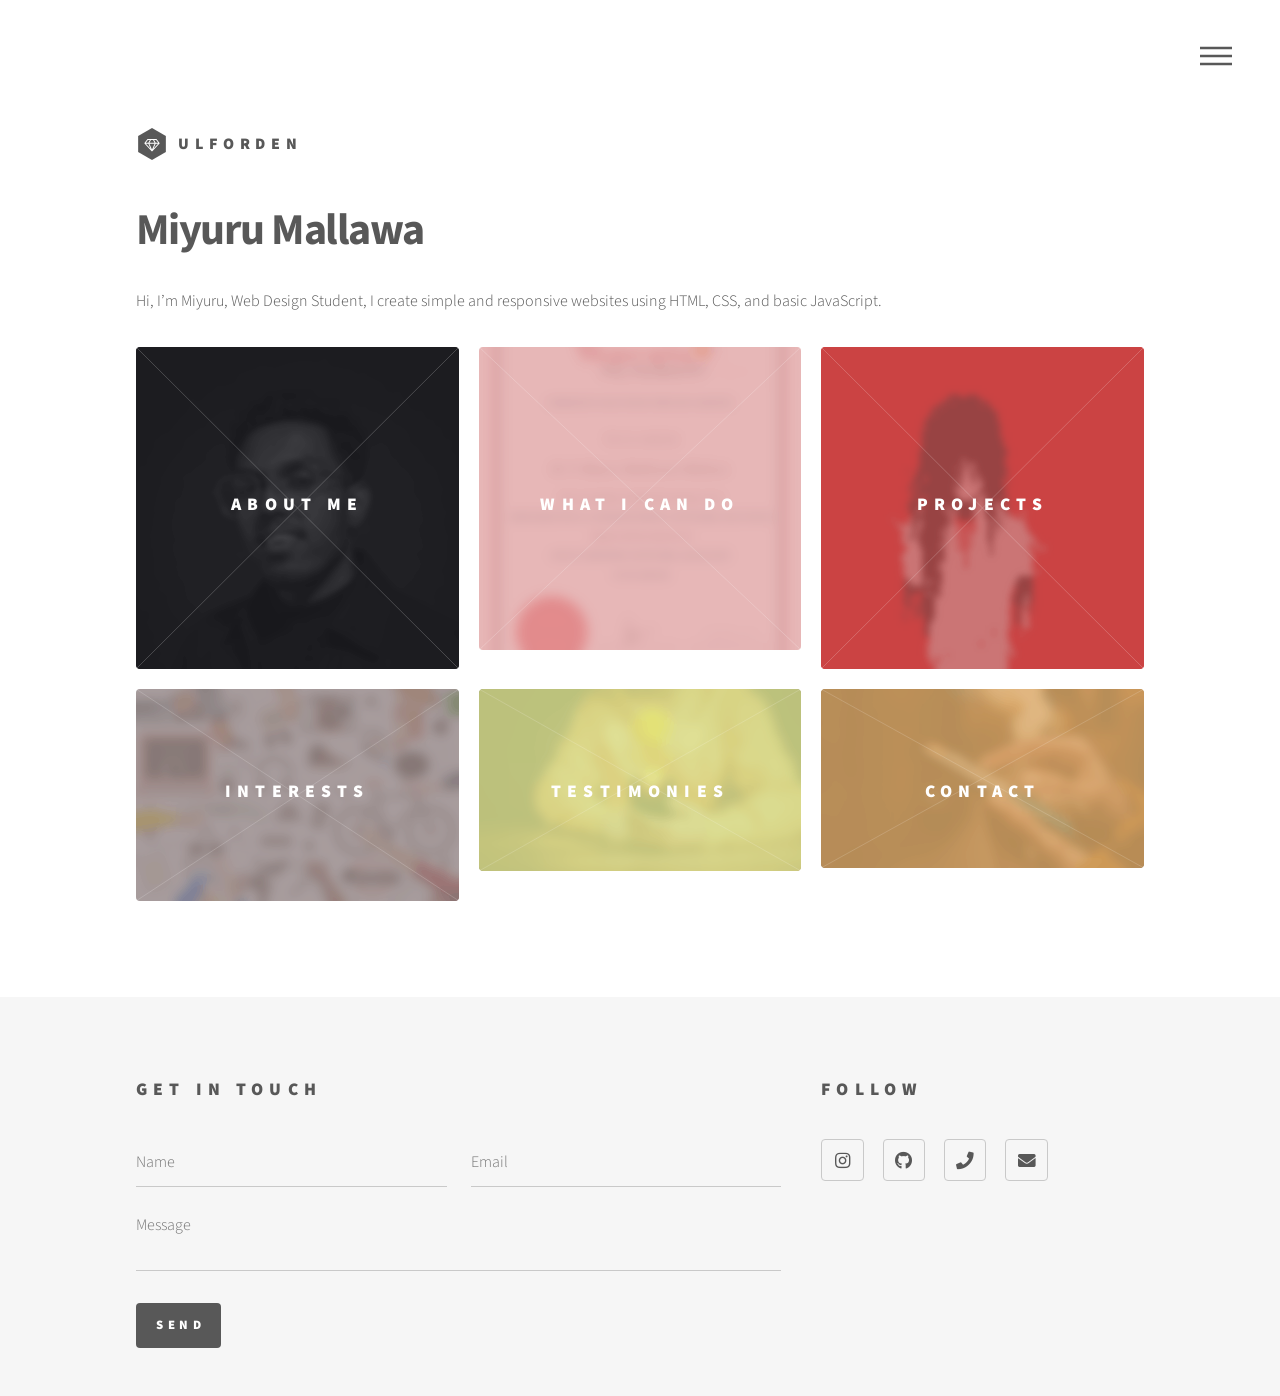
<file: index.html>
<!DOCTYPE HTML>
<!--
-->
<html>
	<head>
		<title>UlfOrden</title>
		<meta charset="utf-8" />
		<meta name="viewport" content="width=device-width, initial-scale=1, user-scalable=no" />
		<link rel="stylesheet" href="assets/css/main.css" />
		<noscript><link rel="stylesheet" href="assets/css/noscript.css" /></noscript>
	</head>
	<body class="is-preload">
		<!-- Wrapper -->
			<div id="wrapper">

				<!-- Header -->
					<header id="header">
						<div class="inner">

							<!-- Logo -->
								<a href="index.html" class="logo">
									<span class="symbol"><img src="images/logo.svg" alt="" /></span><span class="title">UlfOrden</span>
								</a>

							<!-- Nav -->
								<nav>
									<ul>
										<li><a href="#menu">Menu</a></li>
									</ul>
								</nav>

						</div>
					</header>

				<!-- Menu -->
					<nav id="menu">
						<h2>Menu</h2>
						<ul>
							<li><a href="index.html">Home</a></li>
							<li><a href="aboutme.html">About me</a></li>
							<li><a href="skills.html">What I can do</a></li>
							<li><a href="projects.html">Projects</a></li>
							<li><a href="interests.html">Interests</a></li>
							<li><a href="testimonies.html">Testimonies</a></li>
							<li><a href="#footer">Contact</a></li>
						</ul>
					</nav>

				<!-- Main -->
					<div id="main">
						<div class="inner">
							<header>
								<h1>Miyuru Mallawa</h1>
								<p>Hi, I’m Miyuru, Web Design Student, I create simple and responsive websites using HTML, CSS, and basic JavaScript.</p>
							</header>
							<section class="tiles">
								<article class="style1">
									<span class="image">
										<img src="images/pic01.png" alt="Picture of me" />
									</span>
									<a href="aboutme.html">
										<h2>About Me</h2>
										<div class="content">
											<p>How I got here and somethings about me.</p>
										</div>
									</a>
								</article>
								<article class="style2">
									<span class="image">
										<img src="images/ccnathumb.png" alt="ccna" />
									</span>
									<a href="skills.html">
										<h2>What I Can Do</h2>
										<div class="content">
											<p>Subtle brags yet ever so humble.</p>
										</div>
									</a>
								</article>
								<article class="style3">
									<span class="image">
										<img src="images/artthumb.jpg" alt="art" />
									</span>
									<a href="projects.html">
										<h2>Projects</h2>
										<div class="content">
											<p>Some of my recent work and accomplishments.</p>
										</div>
									</a>
								</article>
								<article class="style4">
									<span class="image">
										<img src="images/interests.png" alt="interests" />
									</span>
									<a href="interests.html">
										<h2>Interests</h2>
										<div class="content">
											<p>What I'm passionate about.</p>
										</div>
									</a>
								</article>
								<article class="style5">
									<span class="image">
										<img src="images/testimoniesthumb.png" alt="testimonies" />
									</span>
									<a href="testimonies.html">
										<h2>Testimonies</h2>
										<div class="content">
											<p>What real people really said.Please trust me.I wouldnt lie.</p>
										</div>
									</a>
								</article>
								<article class="style6">
									<span class="image">
										<img src="images/contact.png" alt="contact" />
									</span>
									<a href="#footer">
										<h2>Contact</h2>
										<div class="content">
											<p>Get in touch with me.</p>
										</div>
									</a>
								</article>
							</section>
						</div>
					</div>

				<!-- Footer -->
					<footer id="footer">
						<div class="inner">
							<section>
								<h2>Get in touch</h2>
								<form method="post" action="#">
									<div class="fields">
										<div class="field half">
											<input type="text" name="name" id="name" placeholder="Name" />
										</div>
										<div class="field half">
											<input type="email" name="email" id="email" placeholder="Email" />
										</div>
										<div class="field">
											<textarea name="message" id="message" placeholder="Message"></textarea>
										</div>
									</div>
									<ul class="actions">
										<li><input type="submit" value="Send" class="primary" /></li>
									</ul>
								</form>
							</section>
							<section>
								<h2>Follow</h2>
								<ul class="icons">
									<li><a href="https://www.instagram.com/miyurumallawa?igsh=bHg3OTY0bHJhOHNv" class="icon brands style2 fa-instagram"><span class="label">Instagram</span></a></li>
									<li><a href="https://github.com/UlfOrden" class="icon brands style2 fa-github"><span class="label">GitHub</span></a></li>
									<li><a href="https://wa.me/94712312381" class="icon solid style2 fa-phone"><span class="label">Phone</span></a></li>
									<li><a href="mailto:miyurumallawa2@gmail.com" class="icon solid style2 fa-envelope"><span class="label">Email</span></a></li>
								</ul>
							</section>
							
						</div>
					</footer>
			</div>

		<!-- Scripts -->
			<script src="assets/js/jquery.min.js"></script>
			<script src="assets/js/browser.min.js"></script>
			<script src="assets/js/breakpoints.min.js"></script>
			<script src="assets/js/util.js"></script>
			<script src="assets/js/main.js"></script>

	</body>
</html>
</file>
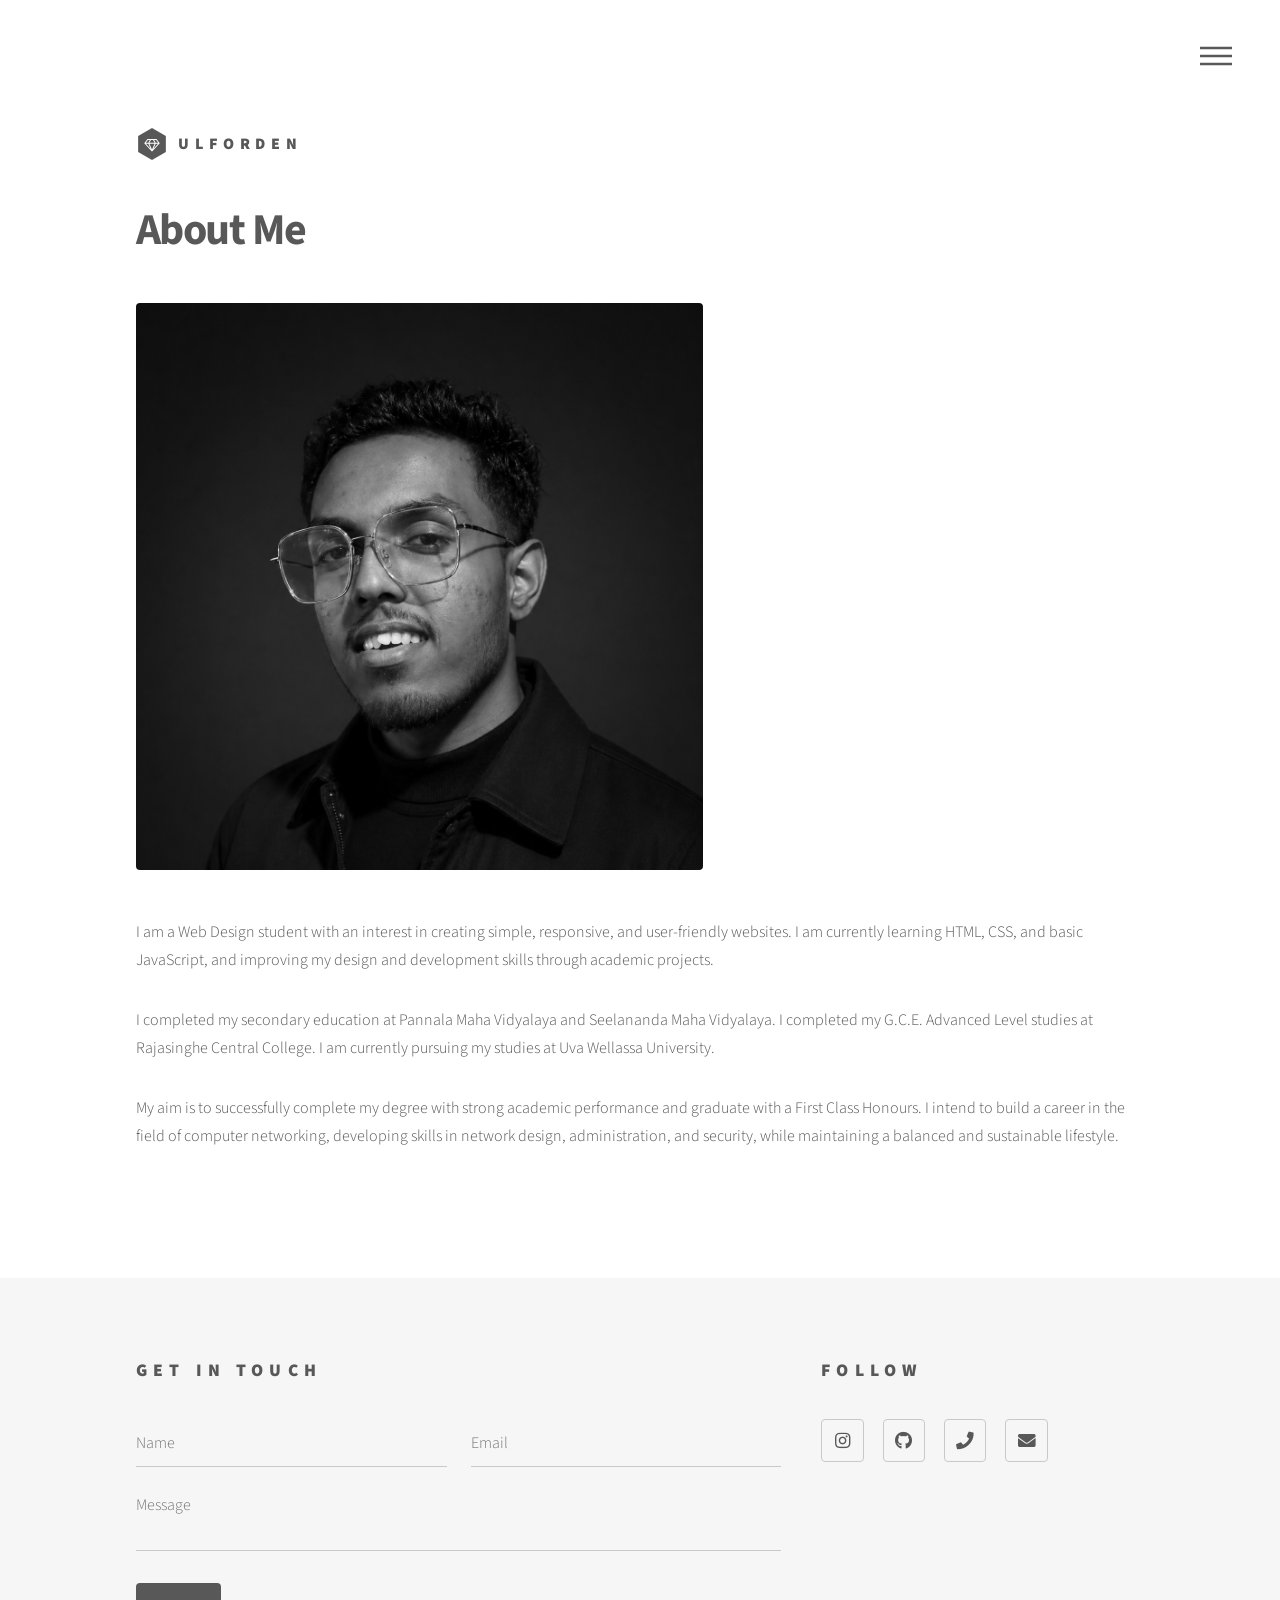
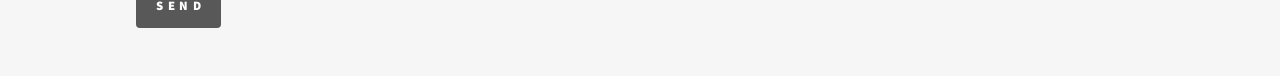
<file: aboutme.html>
<!DOCTYPE HTML>
<html>
	<head>
		<title>About Me</title>
		<meta charset="utf-8" />
		<meta name="viewport" content="width=device-width, initial-scale=1, user-scalable=no" />
		<link rel="stylesheet" href="assets/css/main.css" />
		<noscript><link rel="stylesheet" href="assets/css/noscript.css" /></noscript>
	</head>
	<body class="is-preload">
		<!-- Wrapper -->
			<div id="wrapper">

				<!-- Header -->
					<header id="header">
						<div class="inner">

							<!-- Logo -->
								<a href="index.html" class="logo">
									<span class="symbol"><img src="images/logo.svg" alt="" /></span><span class="title">UlfOrden</span>
								</a>

							<!-- Nav -->
								<nav>
									<ul>
										<li><a href="#menu">Menu</a></li>
									</ul>
								</nav>

						</div>
					</header>

				<!-- Menu -->
					<nav id="menu">
						<h2>Menu</h2>
						<ul>
							<li><a href="index.html">Home</a></li>
							<li><a href="aboutme.html">About me</a></li>
							<li><a href="skills.html">What I can do</a></li>
							<li><a href="projects.html">Projects</a></li>
							<li><a href="interests.html">Interests</a></li>
							<li><a href="testimonies.html">Testimonies</a></li>
							<li><a href="#footer">Contact</a></li>
						</ul>
					</nav>

				<!-- Main -->
					<div id="main">
						<div class="inner">
							<h1>About Me</h1>
							<span class="image main"><img src="images/pic13.png" alt="Picture of me" /></span>
							<p>I am a Web Design student with an interest in creating simple, responsive, and user-friendly websites. I am currently learning HTML, CSS, and basic JavaScript, and improving my design and development skills through academic projects.</p>
							<p>I completed my secondary education at Pannala Maha Vidyalaya and Seelananda Maha Vidyalaya. I completed my G.C.E. Advanced Level studies at Rajasinghe Central College. I am currently pursuing my studies at Uva Wellassa University.</p>
							<p>My aim is to successfully complete my degree with strong academic performance and graduate with a First Class Honours. I intend to build a career in the field of computer networking, developing skills in network design, administration, and security, while maintaining a balanced and sustainable lifestyle.</p>
						</div>
					</div>

				<!-- Footer -->
					<footer id="footer">
						<div class="inner">
							<section>
								<h2>Get in touch</h2>
								<form method="post" action="#">
									<div class="fields">
										<div class="field half">
											<input type="text" name="name" id="name" placeholder="Name" />
										</div>
										<div class="field half">
											<input type="email" name="email" id="email" placeholder="Email" />
										</div>
										<div class="field">
											<textarea name="message" id="message" placeholder="Message"></textarea>
										</div>
									</div>
									<ul class="actions">
										<li><input type="submit" value="Send" class="primary" /></li>
									</ul>
								</form>
							</section>
							<section>
								<h2>Follow</h2>
								<ul class="icons">
									<li><a href="https://www.instagram.com/miyurumallawa?igsh=bHg3OTY0bHJhOHNv" class="icon brands style2 fa-instagram"><span class="label">Instagram</span></a></li>
									<li><a href="https://github.com/UlfOrden" class="icon brands style2 fa-github"><span class="label">GitHub</span></a></li>
									<li><a href="https://wa.me/94712312381" class="icon solid style2 fa-phone"><span class="label">Phone</span></a></li>
									<li><a href="mailto:miyurumallawa2@gmail.com" class="icon solid style2 fa-envelope"><span class="label">Email</span></a></li>
								</ul>
							</section>
							
						</div>
					</footer>

			</div>

		<!-- Scripts -->
			<script src="assets/js/jquery.min.js"></script>
			<script src="assets/js/browser.min.js"></script>
			<script src="assets/js/breakpoints.min.js"></script>
			<script src="assets/js/util.js"></script>
			<script src="assets/js/main.js"></script>

	</body>
</html>
</file>
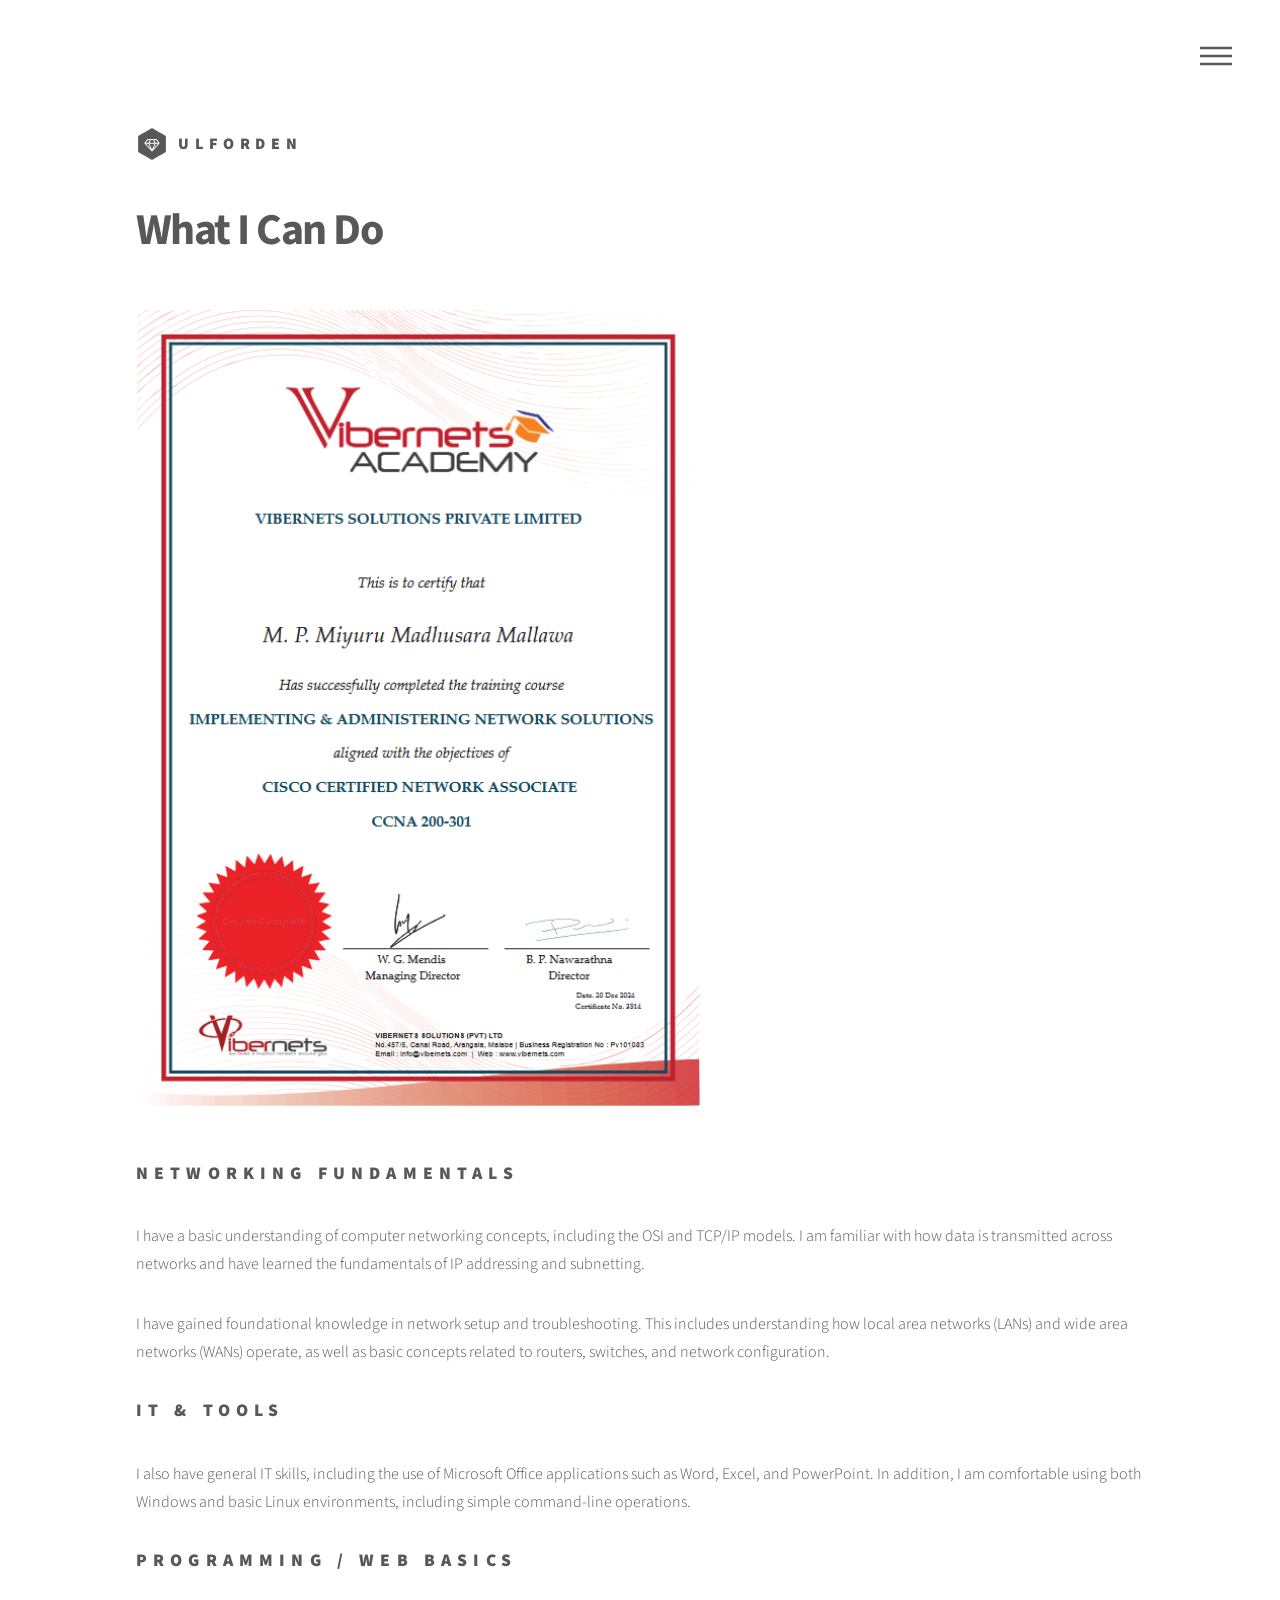
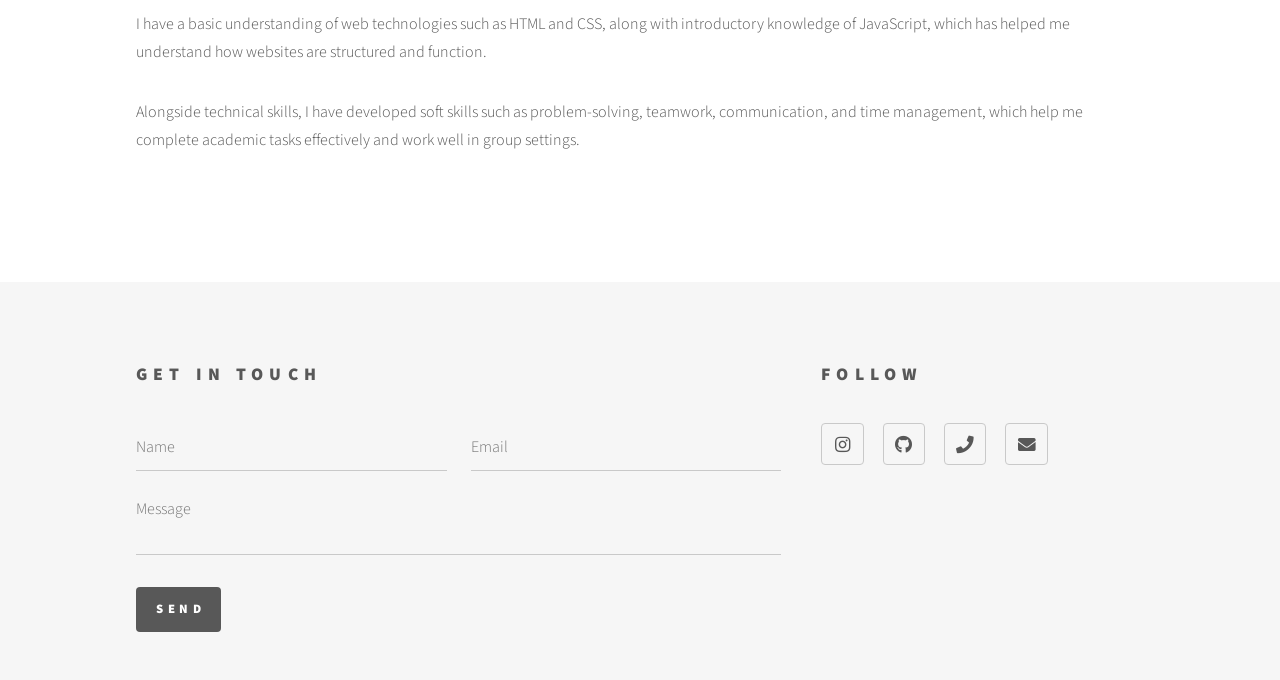
<file: generic.html>
<!DOCTYPE HTML>
<html>
	<head>
		<title>About Me</title>
		<meta charset="utf-8" />
		<meta name="viewport" content="width=device-width, initial-scale=1, user-scalable=no" />
		<link rel="stylesheet" href="assets/css/main.css" />
		<noscript><link rel="stylesheet" href="assets/css/noscript.css" /></noscript>
	</head>
	<body class="is-preload">
		<!-- Wrapper -->
			<div id="wrapper">

				<!-- Header -->
					<header id="header">
						<div class="inner">

							<!-- Logo -->
								<a href="index.html" class="logo">
									<span class="symbol"><img src="images/logo.svg" alt="" /></span><span class="title">UlfOrden</span>
								</a>

							<!-- Nav -->
								<nav>
									<ul>
										<li><a href="#menu">Menu</a></li>
									</ul>
								</nav>

						</div>
					</header>

				<!-- Menu -->
					<nav id="menu">
						<h2>Menu</h2>
						<ul>
							<li><a href="index.html">Home</a></li>
							<li><a href="aboutme.html">About me</a></li>
							<li><a href="skills.html">What I can do</a></li>
							<li><a href="projects.html">Projects</a></li>
							<li><a href="interests.html">Interests</a></li>
							<li><a href="testimonies.html">Testimonies</a></li>
							<li><a href="elements.html">Contact</a></li>
						</ul>
					</nav>

				<!-- Main -->
					<div id="main">
						<div class="inner">
							<h1>What I Can Do</h1>
							<span class="image main"><img src="images/ccna.png" width="50%" height="auto" alt="ccna" /></span>
							<h2>Networking Fundamentals</h2>
							<p>I have a basic understanding of computer networking concepts, including the OSI and TCP/IP models. I am familiar with how data is transmitted across networks and have learned the fundamentals of IP addressing and subnetting.</p>
							<p>I have gained foundational knowledge in network setup and troubleshooting. This includes understanding how local area networks (LANs) and wide area networks (WANs) operate, as well as basic concepts related to routers, switches, and network configuration.</p>
							<h2>IT & Tools</h2>
							<p>I also have general IT skills, including the use of Microsoft Office applications such as Word, Excel, and PowerPoint. In addition, I am comfortable using both Windows and basic Linux environments, including simple command-line operations.</p>
							<h2>Programming / Web Basics</h2>
							<p>I have a basic understanding of web technologies such as HTML and CSS, along with introductory knowledge of JavaScript, which has helped me understand how websites are structured and function.</p>
							<p>Alongside technical skills, I have developed soft skills such as problem-solving, teamwork, communication, and time management, which help me complete academic tasks effectively and work well in group settings.</p>
						</div>
					</div>

				<!-- Footer -->
					<footer id="footer">
						<div class="inner">
							<section>
								<h2>Get in touch</h2>
								<form method="post" action="#">
									<div class="fields">
										<div class="field half">
											<input type="text" name="name" id="name" placeholder="Name" />
										</div>
										<div class="field half">
											<input type="email" name="email" id="email" placeholder="Email" />
										</div>
										<div class="field">
											<textarea name="message" id="message" placeholder="Message"></textarea>
										</div>
									</div>
									<ul class="actions">
										<li><input type="submit" value="Send" class="primary" /></li>
									</ul>
								</form>
							</section>
							<section>
								<h2>Follow</h2>
								<ul class="icons">
									<li><a href="https://www.instagram.com/miyurumallawa?igsh=bHg3OTY0bHJhOHNv" class="icon brands style2 fa-instagram"><span class="label">Instagram</span></a></li>
									<li><a href="https://github.com/UlfOrden" class="icon brands style2 fa-github"><span class="label">GitHub</span></a></li>
									<li><a href="https://wa.me/94712312381" class="icon solid style2 fa-phone"><span class="label">Phone</span></a></li>
									<li><a href="mailto:miyurumallawa2@gmail.com" class="icon solid style2 fa-envelope"><span class="label">Email</span></a></li>
								</ul>
							</section>
							
						</div>
					</footer>

			</div>

		<!-- Scripts -->
			<script src="assets/js/jquery.min.js"></script>
			<script src="assets/js/browser.min.js"></script>
			<script src="assets/js/breakpoints.min.js"></script>
			<script src="assets/js/util.js"></script>
			<script src="assets/js/main.js"></script>

	</body>
</html>
</file>
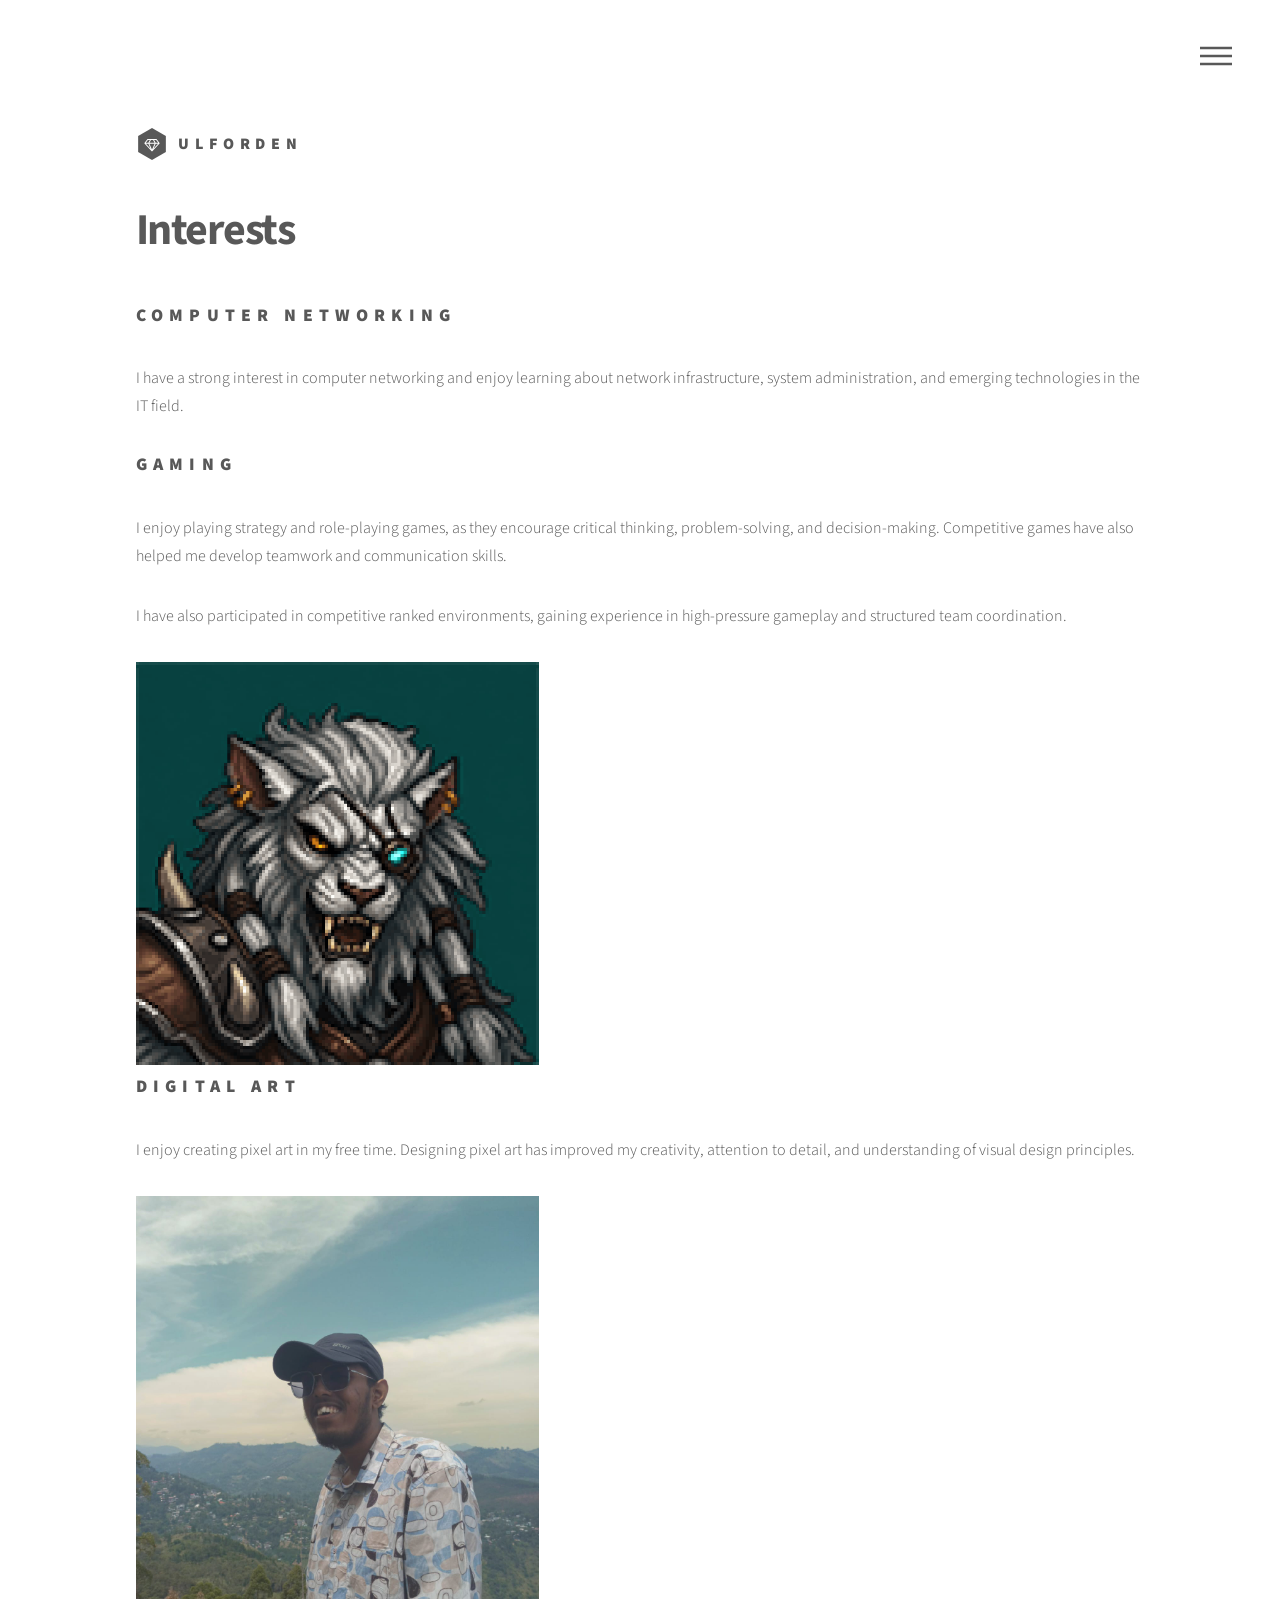
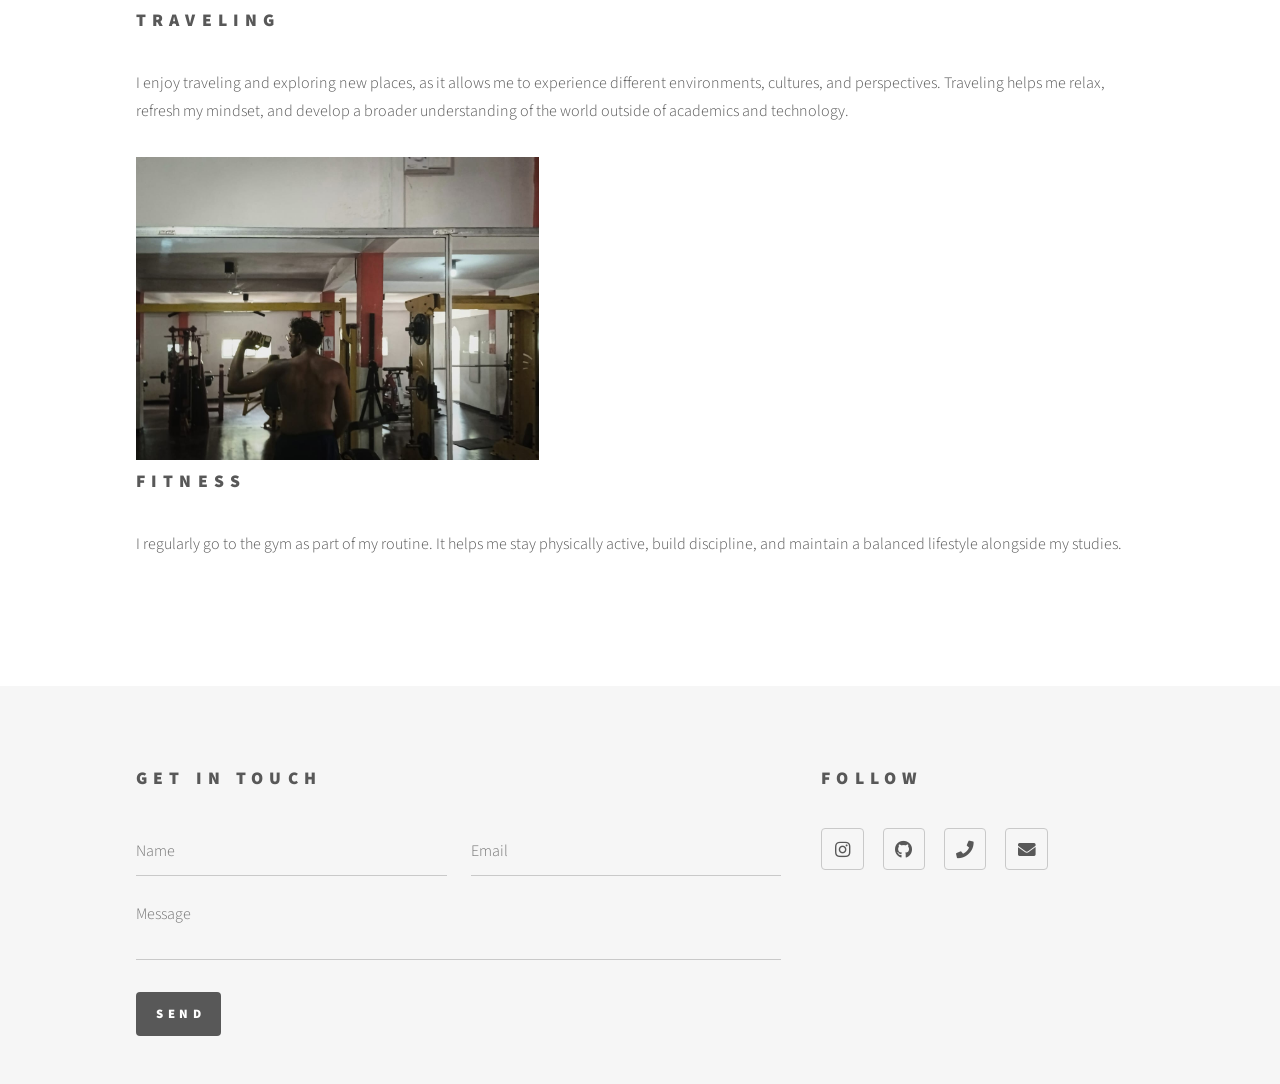
<file: interests.html>
<!DOCTYPE HTML>
<html>
	<head>
		<title>Interests</title>
		<meta charset="utf-8" />
		<meta name="viewport" content="width=device-width, initial-scale=1, user-scalable=no" />
		<link rel="stylesheet" href="assets/css/main.css" />
		<noscript><link rel="stylesheet" href="assets/css/noscript.css" /></noscript>
	</head>
	<body class="is-preload">
		<!-- Wrapper -->
			<div id="wrapper">

				<!-- Header -->
					<header id="header">
						<div class="inner">

							<!-- Logo -->
								<a href="index.html" class="logo">
									<span class="symbol"><img src="images/logo.svg" alt="" /></span><span class="title">UlfOrden</span>
								</a>

							<!-- Nav -->
								<nav>
									<ul>
										<li><a href="#menu">Menu</a></li>
									</ul>
								</nav>

						</div>
					</header>

				<!-- Menu -->
					<nav id="menu">
						<h2>Menu</h2>
						<ul>
							<li><a href="index.html">Home</a></li>
							<li><a href="aboutme.html">About me</a></li>
							<li><a href="skills.html">What I can do</a></li>
							<li><a href="projects.html">Projects</a></li>
							<li><a href="interests.html">Interests</a></li>
							<li><a href="testimonies.html">Testimonies</a></li>
							<li><a href="#footer">Contact</a></li>
						</ul>
					</nav>

				<!-- Main -->
					<div id="main">
						<div class="inner">
							<h1>Interests</h1>
							<h2>Computer Networking</h2>
							<p>I have a strong interest in computer networking and enjoy learning about network infrastructure, system administration, and emerging technologies in the IT field.</p>
							<h2>Gaming</h2>
							<p>I enjoy playing strategy and role-playing games, as they encourage critical thinking, problem-solving, and decision-making. Competitive games have also helped me develop teamwork and communication skills.</p>
							<p>I have also participated in competitive ranked environments, gaining experience in high-pressure gameplay and structured team coordination.</p>
							<img src="images/rengar.png" width="40%" alt="rengar" />
							<h2>Digital Art</h2>
							<p>I enjoy creating pixel art in my free time. Designing pixel art has improved my creativity, attention to detail, and understanding of visual design principles.</p>
							<img src="images/travel.jpg" width="40%" alt="travel" />
							<h2>Traveling</h2>
							<p>I enjoy traveling and exploring new places, as it allows me to experience different environments, cultures, and perspectives. Traveling helps me relax, refresh my mindset, and develop a broader understanding of the world outside of academics and technology.</p>
							<img src="images/fitness.jpg" width="40%" alt="fitness" />
							<h2>Fitness</h2>
							<p>I regularly go to the gym as part of my routine. It helps me stay physically active, build discipline, and maintain a balanced lifestyle alongside my studies.</p>
						</div>
					</div>

				<!-- Footer -->
					<footer id="footer">
						<div class="inner">
							<section>
								<h2>Get in touch</h2>
								<form method="post" action="#">
									<div class="fields">
										<div class="field half">
											<input type="text" name="name" id="name" placeholder="Name" />
										</div>
										<div class="field half">
											<input type="email" name="email" id="email" placeholder="Email" />
										</div>
										<div class="field">
											<textarea name="message" id="message" placeholder="Message"></textarea>
										</div>
									</div>
									<ul class="actions">
										<li><input type="submit" value="Send" class="primary" /></li>
									</ul>
								</form>
							</section>
							<section>
								<h2>Follow</h2>
								<ul class="icons">
									<li><a href="https://www.instagram.com/miyurumallawa?igsh=bHg3OTY0bHJhOHNv" class="icon brands style2 fa-instagram"><span class="label">Instagram</span></a></li>
									<li><a href="https://github.com/UlfOrden" class="icon brands style2 fa-github"><span class="label">GitHub</span></a></li>
									<li><a href="https://wa.me/94712312381" class="icon solid style2 fa-phone"><span class="label">Phone</span></a></li>
									<li><a href="mailto:miyurumallawa2@gmail.com" class="icon solid style2 fa-envelope"><span class="label">Email</span></a></li>
								</ul>
							</section>
							
						</div>
					</footer>

			</div>

		<!-- Scripts -->
			<script src="assets/js/jquery.min.js"></script>
			<script src="assets/js/browser.min.js"></script>
			<script src="assets/js/breakpoints.min.js"></script>
			<script src="assets/js/util.js"></script>
			<script src="assets/js/main.js"></script>

	</body>
</html>
</file>
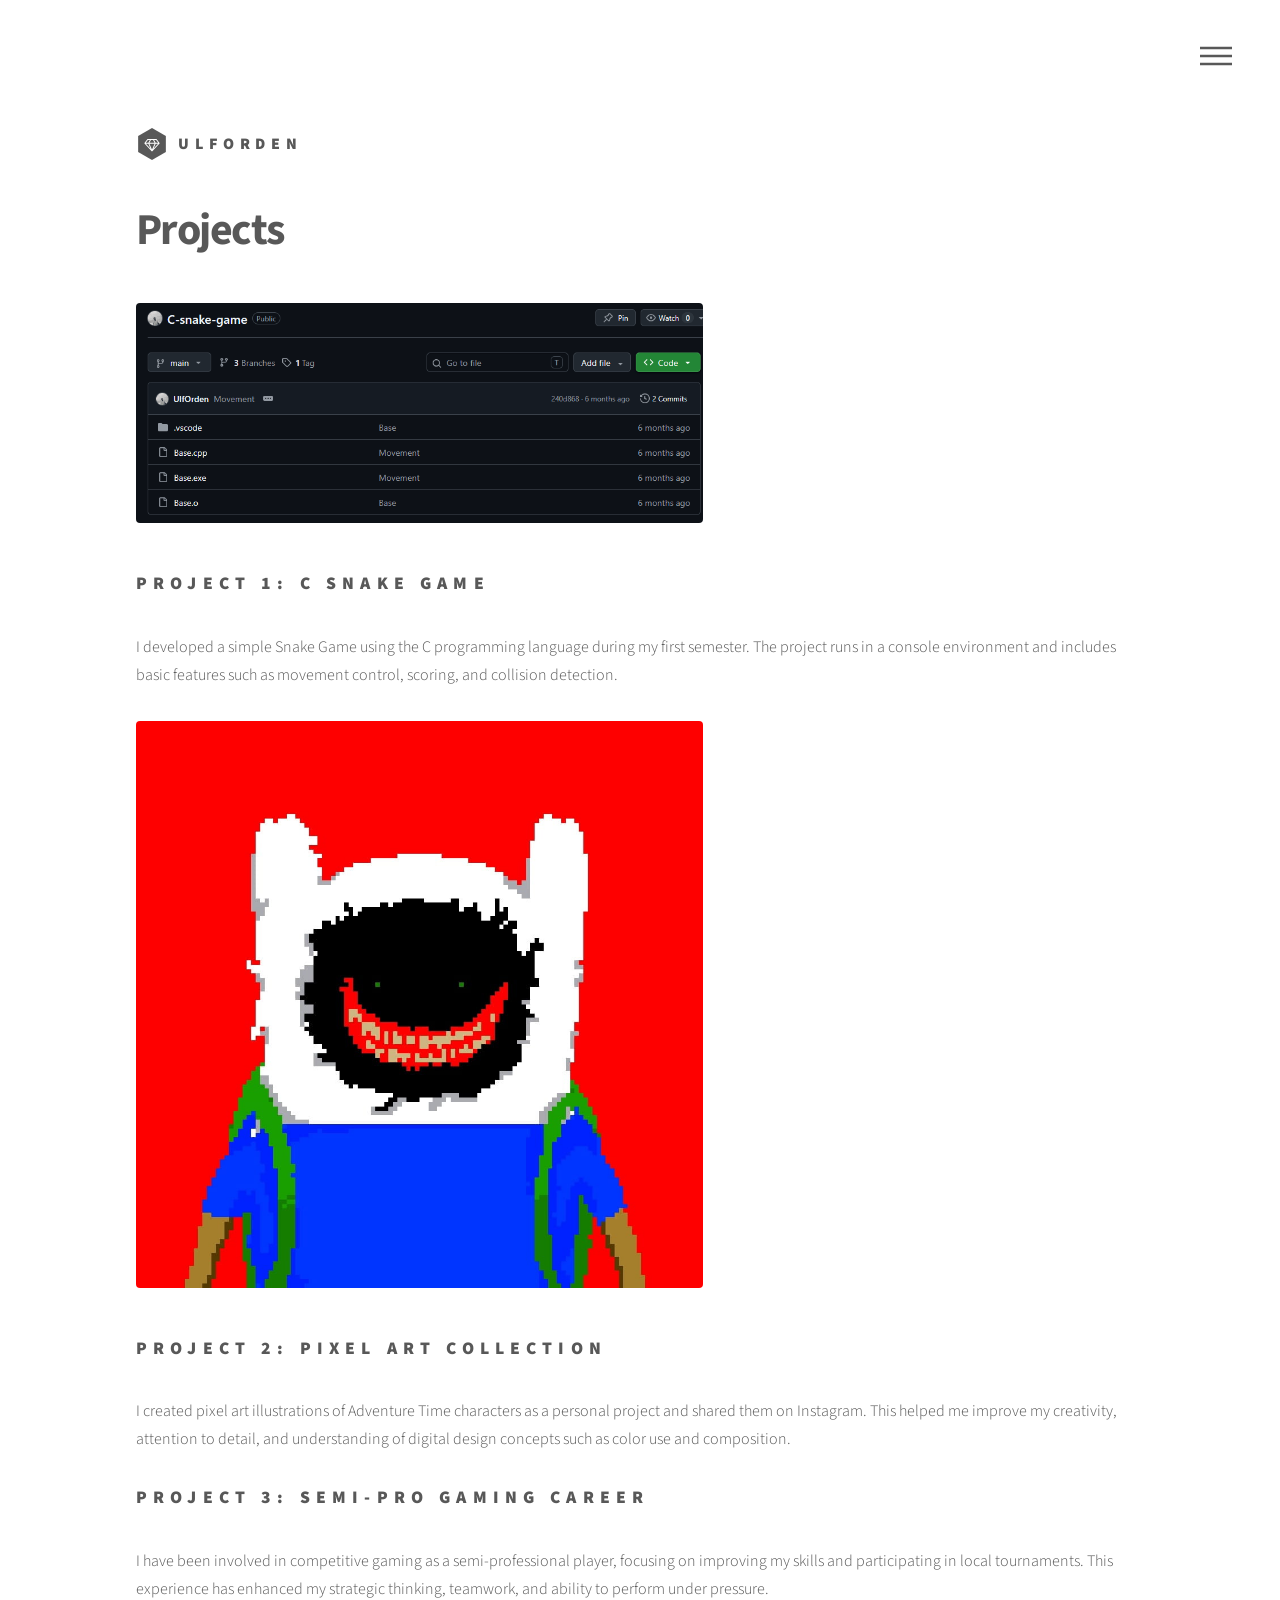
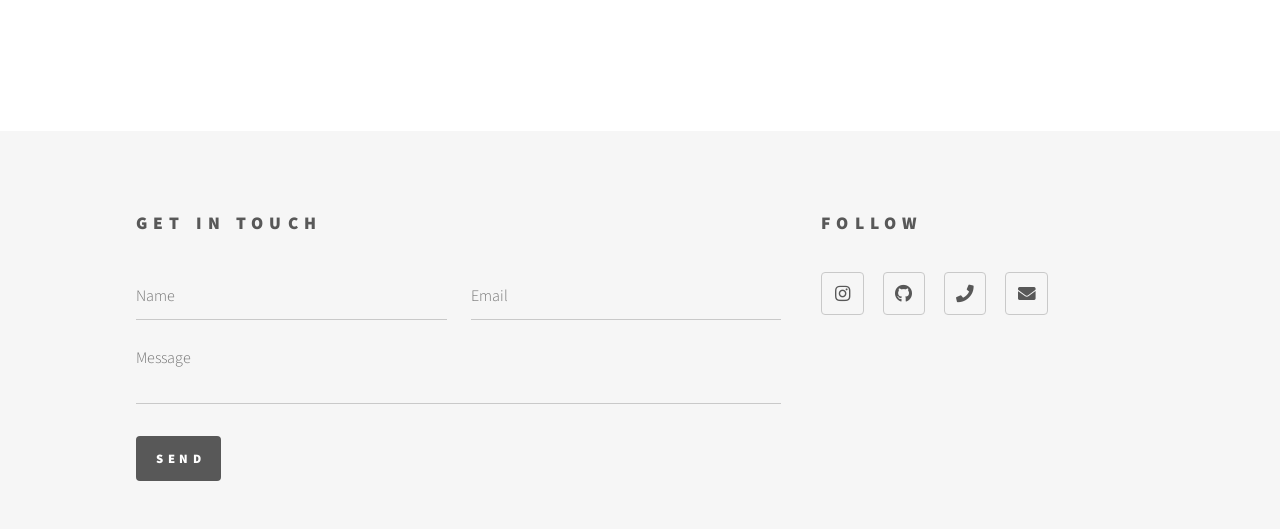
<file: projects.html>
<!DOCTYPE HTML>
<html>
	<head>
		<title>Projects</title>
		<meta charset="utf-8" />
		<meta name="viewport" content="width=device-width, initial-scale=1, user-scalable=no" />
		<link rel="stylesheet" href="assets/css/main.css" />
		<noscript><link rel="stylesheet" href="assets/css/noscript.css" /></noscript>
	</head>
	<body class="is-preload">
		<!-- Wrapper -->
			<div id="wrapper">

				<!-- Header -->
					<header id="header">
						<div class="inner">

							<!-- Logo -->
								<a href="index.html" class="logo">
									<span class="symbol"><img src="images/logo.svg" alt="" /></span><span class="title">UlfOrden</span>
								</a>

							<!-- Nav -->
								<nav>
									<ul>
										<li><a href="#menu">Menu</a></li>
									</ul>
								</nav>

						</div>
					</header>

				<!-- Menu -->
					<nav id="menu">
						<h2>Menu</h2>
						<ul>
							<li><a href="index.html">Home</a></li>
							<li><a href="aboutme.html">About me</a></li>
							<li><a href="skills.html">What I can do</a></li>
							<li><a href="projects.html">Projects</a></li>
							<li><a href="interests.html">Interests</a></li>
							<li><a href="testimonies.html">Testimonies</a></li>
							<li><a href="#footer">Contact</a></li>
						</ul>
					</nav>

				<!-- Main -->
					<div id="main">
						<div class="inner">
							<h1>Projects</h1>
							<span class="image main"><img src="images/snake.png" alt="Project" /></span>
							<h2>Project 1: C Snake Game</h2>
							<p>I developed a simple Snake Game using the C programming language during my first semester. The project runs in a console environment and includes basic features such as movement control, scoring, and collision detection.</p>
							<span class="image main"><img src="images/art.jpg" alt="art" /></span>
							<h2>Project 2: Pixel Art Collection</h2>
							<p>I created pixel art illustrations of Adventure Time characters as a personal project and shared them on Instagram. This helped me improve my creativity, attention to detail, and understanding of digital design concepts such as color use and composition.</p>
							<h2>Project 3: Semi-Pro Gaming Career</h2>
							<p>I have been involved in competitive gaming as a semi-professional player, focusing on improving my skills and participating in local tournaments. This experience has enhanced my strategic thinking, teamwork, and ability to perform under pressure.</p>
						</div>
					</div>
				<!-- Footer -->
					<footer id="footer">
						<div class="inner">
							<section>
								<h2>Get in touch</h2>
								<form method="post" action="#">
									<div class="fields">
										<div class="field half">
											<input type="text" name="name" id="name" placeholder="Name" />
										</div>
										<div class="field half">
											<input type="email" name="email" id="email" placeholder="Email" />
										</div>
										<div class="field">
											<textarea name="message" id="message" placeholder="Message"></textarea>
										</div>
									</div>
									<ul class="actions">
										<li><input type="submit" value="Send" class="primary" /></li>
									</ul>
								</form>
							</section>
							<section>
								<h2>Follow</h2>
								<ul class="icons">
									<li><a href="https://www.instagram.com/miyurumallawa?igsh=bHg3OTY0bHJhOHNv" class="icon brands style2 fa-instagram"><span class="label">Instagram</span></a></li>
									<li><a href="https://github.com/UlfOrden" class="icon brands style2 fa-github"><span class="label">GitHub</span></a></li>
									<li><a href="https://wa.me/94712312381" class="icon solid style2 fa-phone"><span class="label">Phone</span></a></li>
									<li><a href="mailto:miyurumallawa2@gmail.com" class="icon solid style2 fa-envelope"><span class="label">Email</span></a></li>
								</ul>
							</section>
							
						</div>
					</footer>

			</div>

		<!-- Scripts -->
			<script src="assets/js/jquery.min.js"></script>
			<script src="assets/js/browser.min.js"></script>
			<script src="assets/js/breakpoints.min.js"></script>
			<script src="assets/js/util.js"></script>
			<script src="assets/js/main.js"></script>

	</body>
</html>
</file>
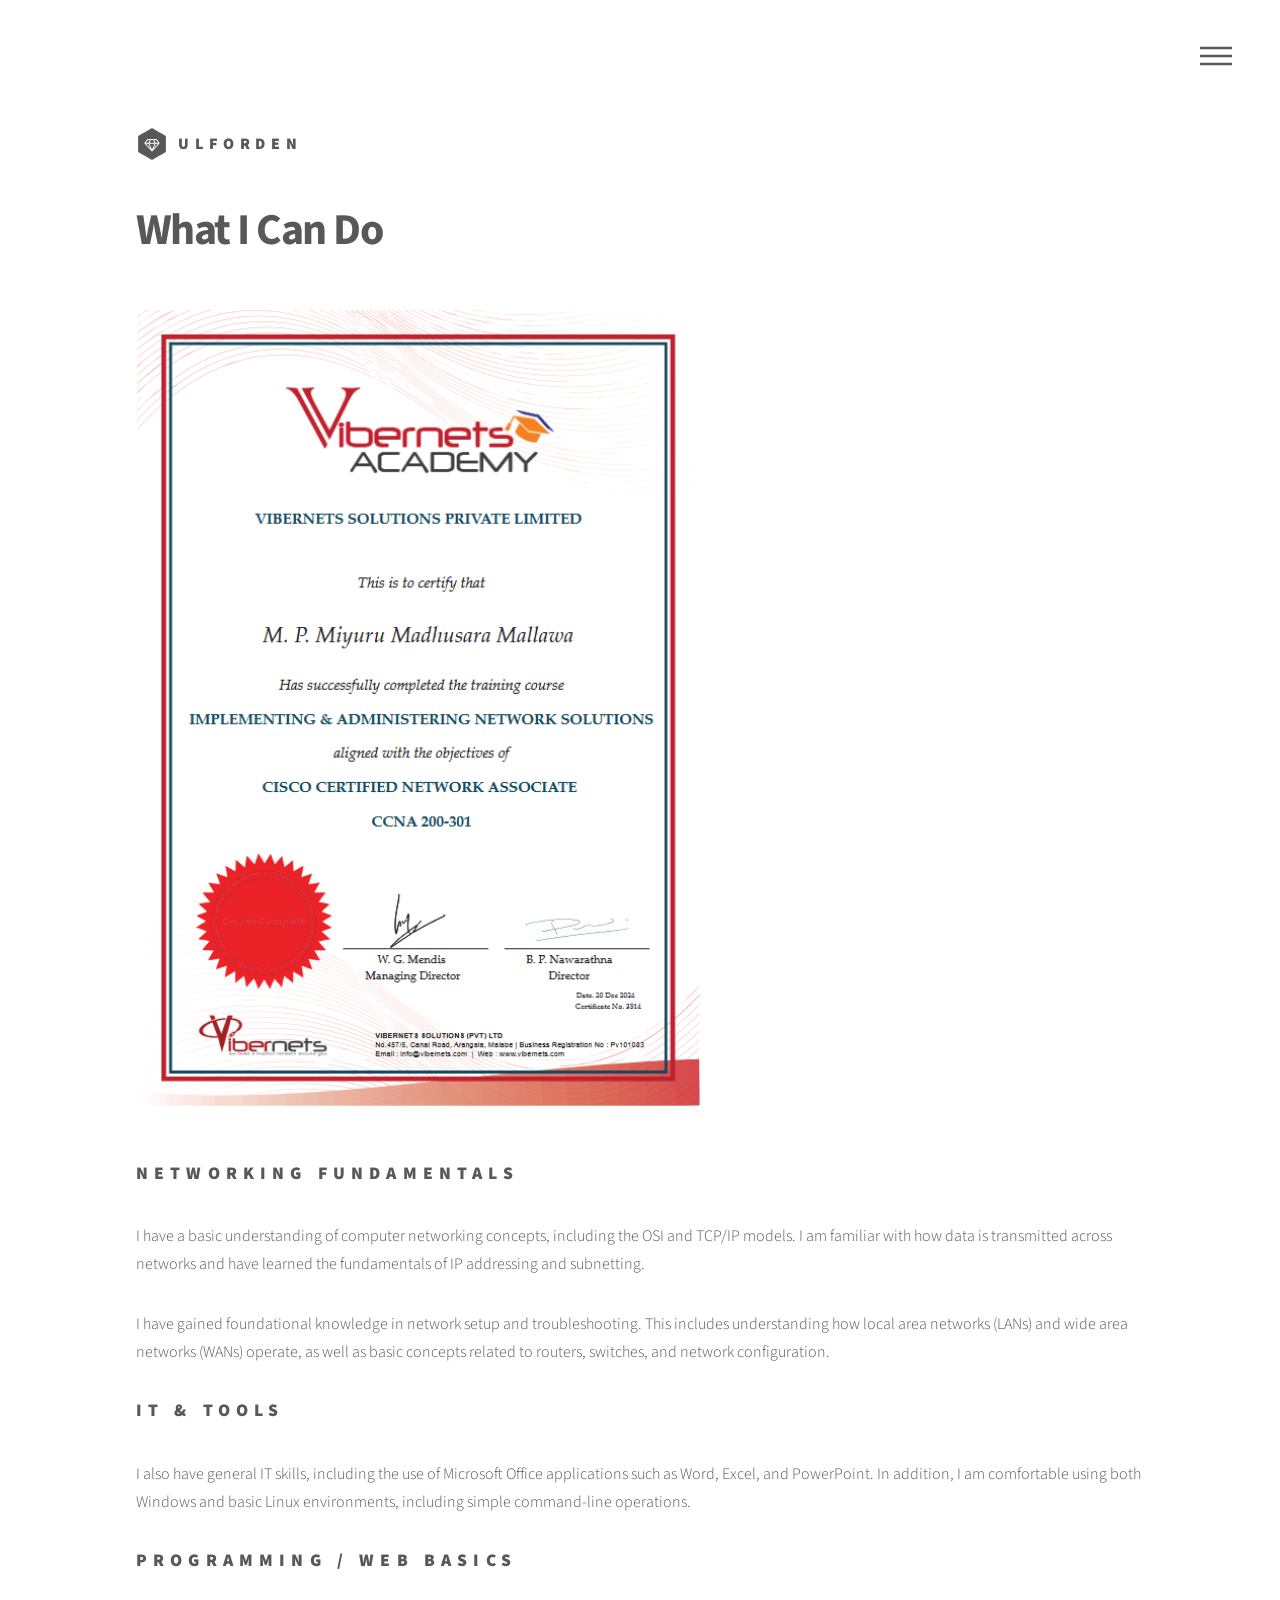
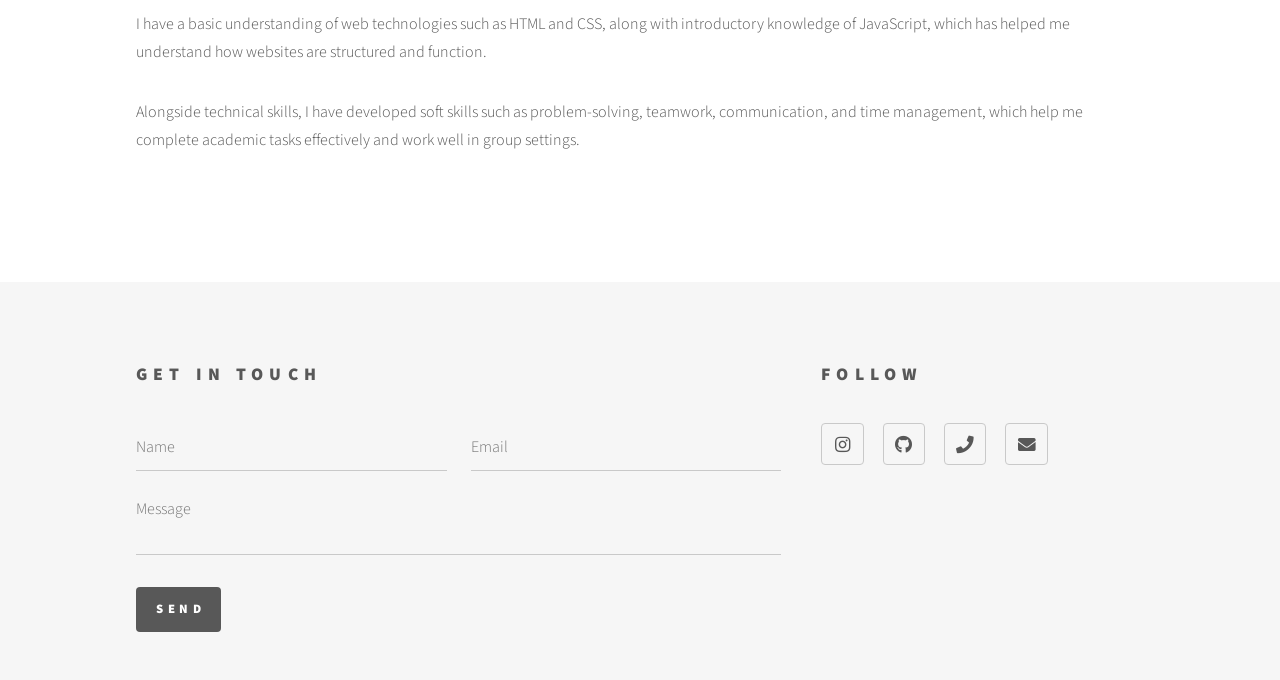
<file: skills.html>
<!DOCTYPE HTML>
<html>
	<head>
		<title>What I Can Do</title>
		<meta charset="utf-8" />
		<meta name="viewport" content="width=device-width, initial-scale=1, user-scalable=no" />
		<link rel="stylesheet" href="assets/css/main.css" />
		<noscript><link rel="stylesheet" href="assets/css/noscript.css" /></noscript>
	</head>
	<body class="is-preload">
		<!-- Wrapper -->
			<div id="wrapper">

				<!-- Header -->
					<header id="header">
						<div class="inner">

							<!-- Logo -->
								<a href="index.html" class="logo">
									<span class="symbol"><img src="images/logo.svg" alt="" /></span><span class="title">UlfOrden</span>
								</a>

							<!-- Nav -->
								<nav>
									<ul>
										<li><a href="#menu">Menu</a></li>
									</ul>
								</nav>

						</div>
					</header>

				<!-- Menu -->
					<nav id="menu">
						<h2>Menu</h2>
						<ul>
							<li><a href="index.html">Home</a></li>
							<li><a href="aboutme.html">About me</a></li>
							<li><a href="skills.html">What I can do</a></li>
							<li><a href="projects.html">Projects</a></li>
							<li><a href="interests.html">Interests</a></li>
							<li><a href="testimonies.html">Testimonies</a></li>
							<li><a href="#footer">Contact</a></li>
						</ul>
					</nav>
				<!-- Main -->
					<div id="main">
						<div class="inner">
							<h1>What I Can Do</h1>
							<span class="image main"><img src="images/ccna.png" alt="ccna" /></span>
							<h2>Networking Fundamentals</h2>
							<p>I have a basic understanding of computer networking concepts, including the OSI and TCP/IP models. I am familiar with how data is transmitted across networks and have learned the fundamentals of IP addressing and subnetting.</p>
							<p>I have gained foundational knowledge in network setup and troubleshooting. This includes understanding how local area networks (LANs) and wide area networks (WANs) operate, as well as basic concepts related to routers, switches, and network configuration.</p>
							<h2>IT & Tools</h2>
							<p>I also have general IT skills, including the use of Microsoft Office applications such as Word, Excel, and PowerPoint. In addition, I am comfortable using both Windows and basic Linux environments, including simple command-line operations.</p>
							<h2>Programming / Web Basics</h2>
							<p>I have a basic understanding of web technologies such as HTML and CSS, along with introductory knowledge of JavaScript, which has helped me understand how websites are structured and function.</p>
							<p>Alongside technical skills, I have developed soft skills such as problem-solving, teamwork, communication, and time management, which help me complete academic tasks effectively and work well in group settings.</p>
						</div>
					</div>

				<!-- Footer -->
					<footer id="footer">
						<div class="inner">
							<section>
								<h2>Get in touch</h2>
								<form method="post" action="#">
									<div class="fields">
										<div class="field half">
											<input type="text" name="name" id="name" placeholder="Name" />
										</div>
										<div class="field half">
											<input type="email" name="email" id="email" placeholder="Email" />
										</div>
										<div class="field">
											<textarea name="message" id="message" placeholder="Message"></textarea>
										</div>
									</div>
									<ul class="actions">
										<li><input type="submit" value="Send" class="primary" /></li>
									</ul>
								</form>
							</section>
							<section>
								<h2>Follow</h2>
								<ul class="icons">
									<li><a href="https://www.instagram.com/miyurumallawa?igsh=bHg3OTY0bHJhOHNv" class="icon brands style2 fa-instagram"><span class="label">Instagram</span></a></li>
									<li><a href="https://github.com/UlfOrden" class="icon brands style2 fa-github"><span class="label">GitHub</span></a></li>
									<li><a href="https://wa.me/94712312381" class="icon solid style2 fa-phone"><span class="label">Phone</span></a></li>
									<li><a href="mailto:miyurumallawa2@gmail.com" class="icon solid style2 fa-envelope"><span class="label">Email</span></a></li>
								</ul>
							</section>
							
						</div>
					</footer>

			</div>

		<!-- Scripts -->
			<script src="assets/js/jquery.min.js"></script>
			<script src="assets/js/browser.min.js"></script>
			<script src="assets/js/breakpoints.min.js"></script>
			<script src="assets/js/util.js"></script>
			<script src="assets/js/main.js"></script>

	</body>
</html>
</file>
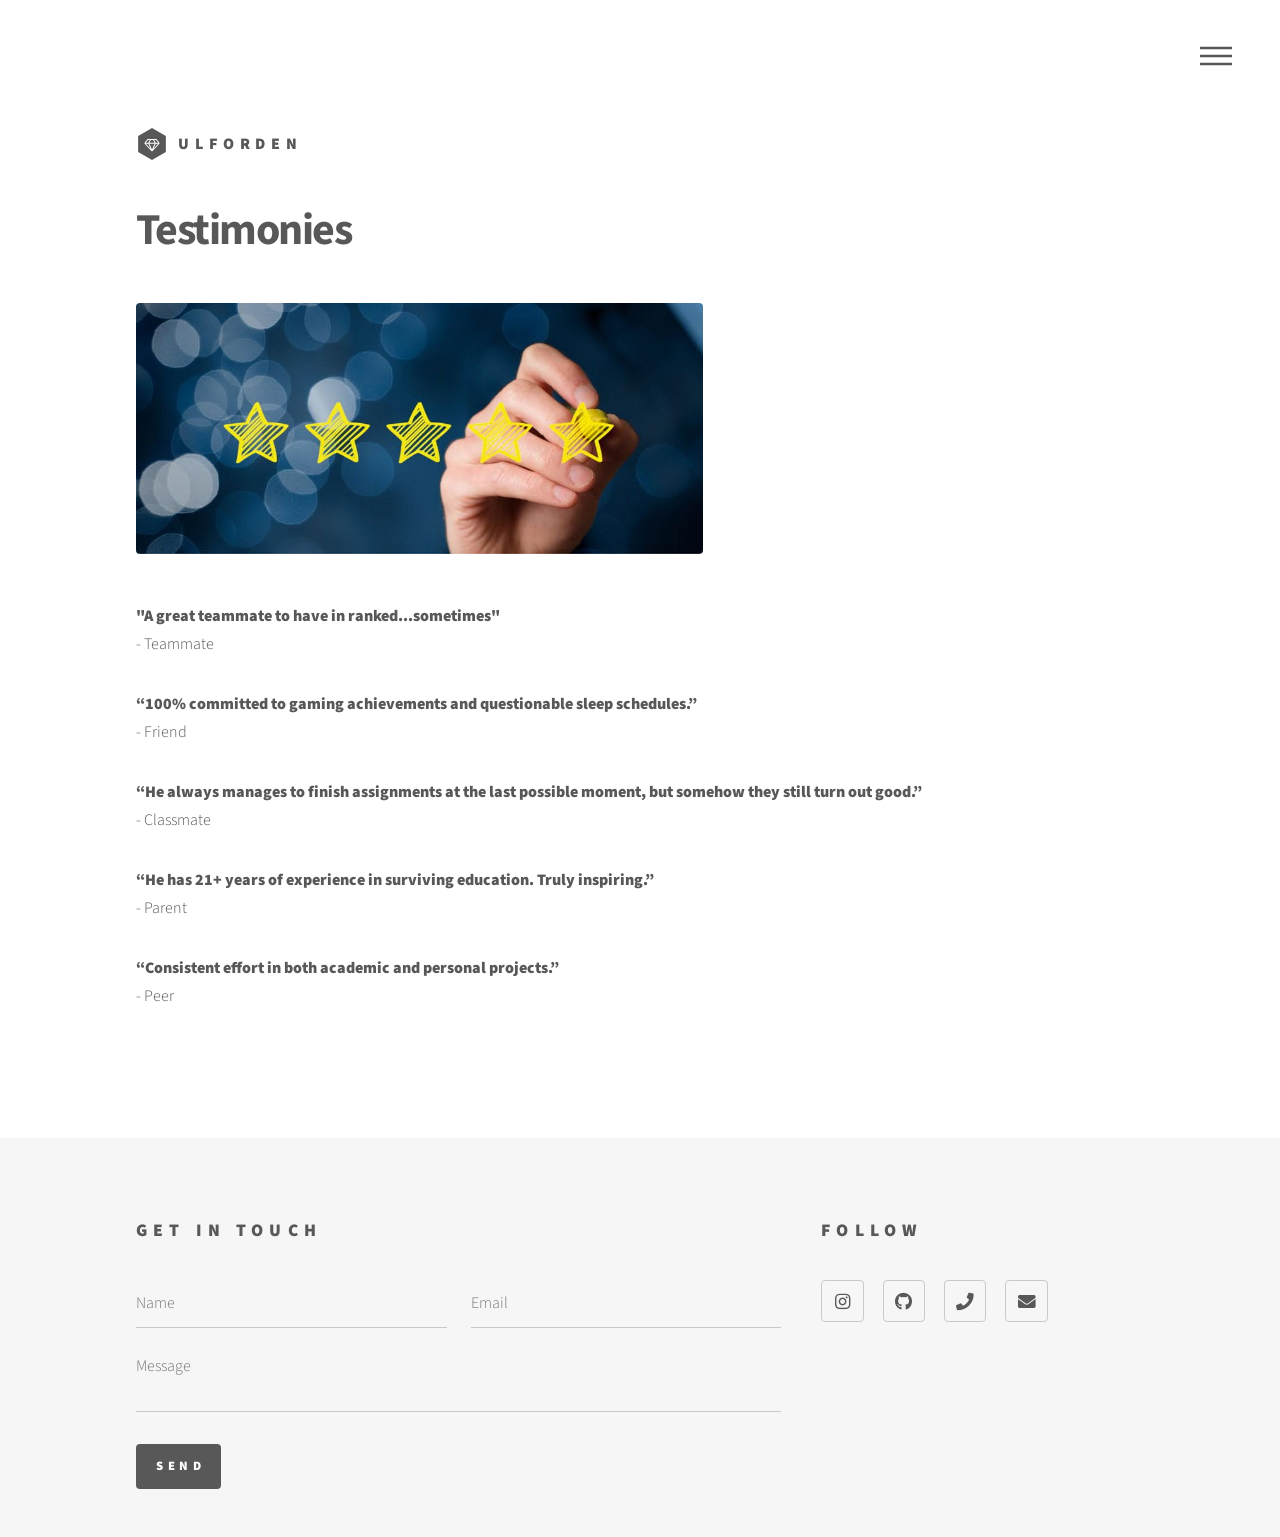
<file: testimonies.html>
<!DOCTYPE HTML>
<html>
	<head>
		<title>Testimonies</title>
		<meta charset="utf-8" />
		<meta name="viewport" content="width=device-width, initial-scale=1, user-scalable=no" />
		<link rel="stylesheet" href="assets/css/main.css" />
		<noscript><link rel="stylesheet" href="assets/css/noscript.css" /></noscript>
	</head>
	<body class="is-preload">
		<!-- Wrapper -->
			<div id="wrapper">

				<!-- Header -->
					<header id="header">
						<div class="inner">

							<!-- Logo -->
								<a href="index.html" class="logo">
									<span class="symbol"><img src="images/logo.svg" alt="" /></span><span class="title">UlfOrden</span>
								</a>

							<!-- Nav -->
								<nav>
									<ul>
										<li><a href="#menu">Menu</a></li>
									</ul>
								</nav>

						</div>
					</header>

				<!-- Menu -->
					<nav id="menu">
						<h2>Menu</h2>
						<ul>
							<li><a href="index.html">Home</a></li>
							<li><a href="aboutme.html">About me</a></li>
							<li><a href="skills.html">What I can do</a></li>
							<li><a href="projects.html">Projects</a></li>
							<li><a href="interests.html">Interests</a></li>
							<li><a href="testimonies.html">Testimonies</a></li>
							<li><a href="#footer">Contact</a></li>
						</ul>
					</nav>

				<!-- Main -->
					<div id="main">
						<div class="inner">
							<h1>Testimonies</h1>
							<span class="image main"><img src="images/testimonies.jpg" alt="testimonies" /></span>
							<p><b>"A great teammate to have in ranked...sometimes"</b><br />-	Teammate</p>
							<p><b>“100% committed to gaming achievements and questionable sleep schedules.”</b><br />-	Friend</p>
							<p><b>“He always manages to finish assignments at the last possible moment, but somehow they still turn out good.”</b><br />-	Classmate</p>
							<p><b>“He has 21+ years of experience in surviving education. Truly inspiring.”</b><br />-	Parent</p>
							<p><b>“Consistent effort in both academic and personal projects.”</b><br />-	Peer</p>
						</div>
					</div>
				<!-- Footer -->
					<footer id="footer">
						<div class="inner">
							<section>
								<h2>Get in touch</h2>
								<form method="post" action="#">
									<div class="fields">
										<div class="field half">
											<input type="text" name="name" id="name" placeholder="Name" />
										</div>
										<div class="field half">
											<input type="email" name="email" id="email" placeholder="Email" />
										</div>
										<div class="field">
											<textarea name="message" id="message" placeholder="Message"></textarea>
										</div>
									</div>
									<ul class="actions">
										<li><input type="submit" value="Send" class="primary" /></li>
									</ul>
								</form>
							</section>
							<section>
								<h2>Follow</h2>
								<ul class="icons">
									<li><a href="https://www.instagram.com/miyurumallawa?igsh=bHg3OTY0bHJhOHNv" class="icon brands style2 fa-instagram"><span class="label">Instagram</span></a></li>
									<li><a href="https://github.com/UlfOrden" class="icon brands style2 fa-github"><span class="label">GitHub</span></a></li>
									<li><a href="https://wa.me/94712312381" class="icon solid style2 fa-phone"><span class="label">Phone</span></a></li>
									<li><a href="mailto:miyurumallawa2@gmail.com" class="icon solid style2 fa-envelope"><span class="label">Email</span></a></li>
								</ul>
							</section>
							
						</div>
					</footer>

			</div>

		<!-- Scripts -->
			<script src="assets/js/jquery.min.js"></script>
			<script src="assets/js/browser.min.js"></script>
			<script src="assets/js/breakpoints.min.js"></script>
			<script src="assets/js/util.js"></script>
			<script src="assets/js/main.js"></script>

	</body>
</html>
</file>
<file: assets/css/noscript.css>
/*
	Phantom by HTML5 UP
	html5up.net | @ajlkn
	Free for personal and commercial use under the CCA 3.0 license (html5up.net/license)
*/

/* Tiles */

	body.is-preload .tiles article {
		-moz-transform: none;
		-webkit-transform: none;
		-ms-transform: none;
		transform: none;
		opacity: 1;
	}
</file>
<file: assets/css/main.css>
@import url(fontawesome-all.min.css);
@import url("https://fonts.googleapis.com/css?family=Source+Sans+Pro:300,700,900");

/*
	Phantom by HTML5 UP
	html5up.net | @ajlkn
	Free for personal and commercial use under the CCA 3.0 license (html5up.net/license)
*/

html, body, div, span, applet, object,
iframe, h1, h2, h3, h4, h5, h6, p, blockquote,
pre, a, abbr, acronym, address, big, cite,
code, del, dfn, em, img, ins, kbd, q, s, samp,
small, strike, strong, sub, sup, tt, var, b,
u, i, center, dl, dt, dd, ol, ul, li, fieldset,
form, label, legend, table, caption, tbody,
tfoot, thead, tr, th, td, article, aside,
canvas, details, embed, figure, figcaption,
footer, header, hgroup, menu, nav, output, ruby,
section, summary, time, mark, audio, video {
	margin: 0;
	padding: 0;
	border: 0;
	font-size: 100%;
	font: inherit;
	vertical-align: baseline;}

article, aside, details, figcaption, figure,
footer, header, hgroup, menu, nav, section {
	display: block;}

body {
	line-height: 1;
}

ol, ul {
	list-style: none;
}

blockquote, q {
	quotes: none;
}

	blockquote:before, blockquote:after, q:before, q:after {
		content: '';
		content: none;
	}

table {
	border-collapse: collapse;
	border-spacing: 0;
}

body {
	-webkit-text-size-adjust: none;
}

mark {
	background-color: transparent;
	color: inherit;
}

input::-moz-focus-inner {
	border: 0;
	padding: 0;
}

input, select, textarea {
	-moz-appearance: none;
	-webkit-appearance: none;
	-ms-appearance: none;
	appearance: none;
}

/* Basic */

	@-ms-viewport {
		width: device-width;
	}

	body {
		-ms-overflow-style: scrollbar;
	}

	@media screen and (max-width: 480px) {

		html, body {
			min-width: 320px;
		}

	}

	html {
		box-sizing: border-box;
	}

	*, *:before, *:after {
		box-sizing: inherit;
	}

	body {
		background: #ffffff;
	}

		body.is-preload *, body.is-preload *:before, body.is-preload *:after {
			-moz-animation: none !important;
			-webkit-animation: none !important;
			-ms-animation: none !important;
			animation: none !important;
			-moz-transition: none !important;
			-webkit-transition: none !important;
			-ms-transition: none !important;
			transition: none !important;
		}

/* Type */

	body, input, select, textarea {
		color: #585858;
		font-family: "Source Sans Pro", Helvetica, sans-serif;
		font-size: 16pt;
		font-weight: 300;
		line-height: 1.75;
	}

		@media screen and (max-width: 1680px) {

			body, input, select, textarea {
				font-size: 14pt;
			}

		}

		@media screen and (max-width: 1280px) {

			body, input, select, textarea {
				font-size: 12pt;
			}

		}

	a {
		-moz-transition: border-bottom-color 0.2s ease, color 0.2s ease;
		-webkit-transition: border-bottom-color 0.2s ease, color 0.2s ease;
		-ms-transition: border-bottom-color 0.2s ease, color 0.2s ease;
		transition: border-bottom-color 0.2s ease, color 0.2s ease;
		text-decoration: none;
		color: #585858;
		border-bottom: dotted 1px rgba(88, 88, 88, 0.5);
	}

		a:hover {
			border-bottom-color: transparent;
			color: #f2849e !important;
		}

	strong, b {
		font-weight: 900;
	}

	em, i {
		font-style: italic;
	}

	p {
		margin: 0 0 2em 0;
	}

	h1 {
		font-size: 2.75em;
		font-weight: 700;
		line-height: 1.3;
		margin: 0 0 1em 0;
		letter-spacing: -0.035em;
	}

		h1 a {
			color: inherit;
		}

		@media screen and (max-width: 736px) {

			h1 {
				font-size: 2em;
				margin: 0 0 1em 0;
			}

		}

		@media screen and (max-width: 360px) {

			h1 {
				font-size: 1.75em;
			}

		}

	h2, h3, h4, h5, h6 {
		font-weight: 900;
		line-height: 1.5;
		margin: 0 0 2em 0;
		text-transform: uppercase;
		letter-spacing: 0.35em;
	}

		h2 a, h3 a, h4 a, h5 a, h6 a {
			color: inherit;
		}

	h2 {
		font-size: 1.1em;
	}

	h3 {
		font-size: 1em;
	}

	h4 {
		font-size: 0.8em;
	}

	h5 {
		font-size: 0.8em;
	}

	h6 {
		font-size: 0.8em;
	}

	@media screen and (max-width: 980px) {

		h1 br, h2 br, h3 br, h4 br, h5 br, h6 br {
			display: none;
		}

	}

	@media screen and (max-width: 736px) {

		h2 {
			font-size: 1em;
		}

		h3 {
			font-size: 0.8em;
		}

	}

	sub {
		font-size: 0.8em;
		position: relative;
		top: 0.5em;
	}

	sup {
		font-size: 0.8em;
		position: relative;
		top: -0.5em;
	}

	blockquote {
		border-left: solid 4px #c9c9c9;
		font-style: italic;
		margin: 0 0 2em 0;
		padding: 0.5em 0 0.5em 2em;
	}

	code {
		background: rgba(144, 144, 144, 0.075);
		border-radius: 4px;
		border: solid 1px #c9c9c9;
		font-family: "Courier New", monospace;
		font-size: 0.9em;
		margin: 0 0.25em;
		padding: 0.25em 0.65em;
	}

	pre {
		-webkit-overflow-scrolling: touch;
		font-family: "Courier New", monospace;
		font-size: 0.9em;
		margin: 0 0 2em 0;
	}

		pre code {
			display: block;
			line-height: 1.75;
			padding: 1em 1.5em;
			overflow-x: auto;
		}

	hr {
		border: 0;
		border-bottom: solid 1px #c9c9c9;
		margin: 2em 0;
	}

		hr.major {
			margin: 3em 0;
		}

	.align-left {
		text-align: left;
	}

	.align-center {
		text-align: center;
	}

	.align-right {
		text-align: right;
	}

/* Row */

	.row {
		display: flex;
		flex-wrap: wrap;
		box-sizing: border-box;
		align-items: stretch;
	}

		.row > * {
			box-sizing: border-box;
		}

		.row.gtr-uniform > * > :last-child {
			margin-bottom: 0;
		}

		.row.aln-left {
			justify-content: flex-start;
		}

		.row.aln-center {
			justify-content: center;
		}

		.row.aln-right {
			justify-content: flex-end;
		}

		.row.aln-top {
			align-items: flex-start;
		}

		.row.aln-middle {
			align-items: center;
		}

		.row.aln-bottom {
			align-items: flex-end;
		}

		.row > .imp {
			order: -1;
		}

		.row > .col-1 {
			width: 8.33333%;
		}

		.row > .off-1 {
			margin-left: 8.33333%;
		}

		.row > .col-2 {
			width: 16.66667%;
		}

		.row > .off-2 {
			margin-left: 16.66667%;
		}

		.row > .col-3 {
			width: 25%;
		}

		.row > .off-3 {
			margin-left: 25%;
		}

		.row > .col-4 {
			width: 33.33333%;
		}

		.row > .off-4 {
			margin-left: 33.33333%;
		}

		.row > .col-5 {
			width: 41.66667%;
		}

		.row > .off-5 {
			margin-left: 41.66667%;
		}

		.row > .col-6 {
			width: 50%;
		}

		.row > .off-6 {
			margin-left: 50%;
		}

		.row > .col-7 {
			width: 58.33333%;
		}

		.row > .off-7 {
			margin-left: 58.33333%;
		}

		.row > .col-8 {
			width: 66.66667%;
		}

		.row > .off-8 {
			margin-left: 66.66667%;
		}

		.row > .col-9 {
			width: 75%;
		}

		.row > .off-9 {
			margin-left: 75%;
		}

		.row > .col-10 {
			width: 83.33333%;
		}

		.row > .off-10 {
			margin-left: 83.33333%;
		}

		.row > .col-11 {
			width: 91.66667%;
		}

		.row > .off-11 {
			margin-left: 91.66667%;
		}

		.row > .col-12 {
			width: 100%;
		}

		.row > .off-12 {
			margin-left: 100%;
		}

		.row.gtr-0 {
			margin-top: 0;
			margin-left: 0em;
		}

			.row.gtr-0 > * {
				padding: 0 0 0 0em;
			}

			.row.gtr-0.gtr-uniform {
				margin-top: 0em;
			}

				.row.gtr-0.gtr-uniform > * {
					padding-top: 0em;
				}

		.row.gtr-25 {
			margin-top: 0;
			margin-left: -0.5em;
		}

			.row.gtr-25 > * {
				padding: 0 0 0 0.5em;
			}

			.row.gtr-25.gtr-uniform {
				margin-top: -0.5em;
			}

				.row.gtr-25.gtr-uniform > * {
					padding-top: 0.5em;
				}

		.row.gtr-50 {
			margin-top: 0;
			margin-left: -1em;
		}

			.row.gtr-50 > * {
				padding: 0 0 0 1em;
			}

			.row.gtr-50.gtr-uniform {
				margin-top: -1em;
			}

				.row.gtr-50.gtr-uniform > * {
					padding-top: 1em;
				}

		.row {
			margin-top: 0;
			margin-left: -2em;
		}

			.row > * {
				padding: 0 0 0 2em;
			}

			.row.gtr-uniform {
				margin-top: -2em;
			}

				.row.gtr-uniform > * {
					padding-top: 2em;
				}

		.row.gtr-150 {
			margin-top: 0;
			margin-left: -3em;
		}

			.row.gtr-150 > * {
				padding: 0 0 0 3em;
			}

			.row.gtr-150.gtr-uniform {
				margin-top: -3em;
			}

				.row.gtr-150.gtr-uniform > * {
					padding-top: 3em;
				}

		.row.gtr-200 {
			margin-top: 0;
			margin-left: -4em;
		}

			.row.gtr-200 > * {
				padding: 0 0 0 4em;
			}

			.row.gtr-200.gtr-uniform {
				margin-top: -4em;
			}

				.row.gtr-200.gtr-uniform > * {
					padding-top: 4em;
				}

		@media screen and (max-width: 1680px) {

			.row {
				display: flex;
				flex-wrap: wrap;
				box-sizing: border-box;
				align-items: stretch;
			}

				.row > * {
					box-sizing: border-box;
				}

				.row.gtr-uniform > * > :last-child {
					margin-bottom: 0;
				}

				.row.aln-left {
					justify-content: flex-start;
				}

				.row.aln-center {
					justify-content: center;
				}

				.row.aln-right {
					justify-content: flex-end;
				}

				.row.aln-top {
					align-items: flex-start;
				}

				.row.aln-middle {
					align-items: center;
				}

				.row.aln-bottom {
					align-items: flex-end;
				}

				.row > .imp-xlarge {
					order: -1;
				}

				.row > .col-1-xlarge {
					width: 8.33333%;
				}

				.row > .off-1-xlarge {
					margin-left: 8.33333%;
				}

				.row > .col-2-xlarge {
					width: 16.66667%;
				}

				.row > .off-2-xlarge {
					margin-left: 16.66667%;
				}

				.row > .col-3-xlarge {
					width: 25%;
				}

				.row > .off-3-xlarge {
					margin-left: 25%;
				}

				.row > .col-4-xlarge {
					width: 33.33333%;
				}

				.row > .off-4-xlarge {
					margin-left: 33.33333%;
				}

				.row > .col-5-xlarge {
					width: 41.66667%;
				}

				.row > .off-5-xlarge {
					margin-left: 41.66667%;
				}

				.row > .col-6-xlarge {
					width: 50%;
				}

				.row > .off-6-xlarge {
					margin-left: 50%;
				}

				.row > .col-7-xlarge {
					width: 58.33333%;
				}

				.row > .off-7-xlarge {
					margin-left: 58.33333%;
				}

				.row > .col-8-xlarge {
					width: 66.66667%;
				}

				.row > .off-8-xlarge {
					margin-left: 66.66667%;
				}

				.row > .col-9-xlarge {
					width: 75%;
				}

				.row > .off-9-xlarge {
					margin-left: 75%;
				}

				.row > .col-10-xlarge {
					width: 83.33333%;
				}

				.row > .off-10-xlarge {
					margin-left: 83.33333%;
				}

				.row > .col-11-xlarge {
					width: 91.66667%;
				}

				.row > .off-11-xlarge {
					margin-left: 91.66667%;
				}

				.row > .col-12-xlarge {
					width: 100%;
				}

				.row > .off-12-xlarge {
					margin-left: 100%;
				}

				.row.gtr-0 {
					margin-top: 0;
					margin-left: 0em;
				}

					.row.gtr-0 > * {
						padding: 0 0 0 0em;
					}

					.row.gtr-0.gtr-uniform {
						margin-top: 0em;
					}

						.row.gtr-0.gtr-uniform > * {
							padding-top: 0em;
						}

				.row.gtr-25 {
					margin-top: 0;
					margin-left: -0.5em;
				}

					.row.gtr-25 > * {
						padding: 0 0 0 0.5em;
					}

					.row.gtr-25.gtr-uniform {
						margin-top: -0.5em;
					}

						.row.gtr-25.gtr-uniform > * {
							padding-top: 0.5em;
						}

				.row.gtr-50 {
					margin-top: 0;
					margin-left: -1em;
				}

					.row.gtr-50 > * {
						padding: 0 0 0 1em;
					}

					.row.gtr-50.gtr-uniform {
						margin-top: -1em;
					}

						.row.gtr-50.gtr-uniform > * {
							padding-top: 1em;
						}

				.row {
					margin-top: 0;
					margin-left: -2em;
				}

					.row > * {
						padding: 0 0 0 2em;
					}

					.row.gtr-uniform {
						margin-top: -2em;
					}

						.row.gtr-uniform > * {
							padding-top: 2em;
						}

				.row.gtr-150 {
					margin-top: 0;
					margin-left: -3em;
				}

					.row.gtr-150 > * {
						padding: 0 0 0 3em;
					}

					.row.gtr-150.gtr-uniform {
						margin-top: -3em;
					}

						.row.gtr-150.gtr-uniform > * {
							padding-top: 3em;
						}

				.row.gtr-200 {
					margin-top: 0;
					margin-left: -4em;
				}

					.row.gtr-200 > * {
						padding: 0 0 0 4em;
					}

					.row.gtr-200.gtr-uniform {
						margin-top: -4em;
					}

						.row.gtr-200.gtr-uniform > * {
							padding-top: 4em;
						}

		}

		@media screen and (max-width: 1280px) {

			.row {
				display: flex;
				flex-wrap: wrap;
				box-sizing: border-box;
				align-items: stretch;
			}

				.row > * {
					box-sizing: border-box;
				}

				.row.gtr-uniform > * > :last-child {
					margin-bottom: 0;
				}

				.row.aln-left {
					justify-content: flex-start;
				}

				.row.aln-center {
					justify-content: center;
				}

				.row.aln-right {
					justify-content: flex-end;
				}

				.row.aln-top {
					align-items: flex-start;
				}

				.row.aln-middle {
					align-items: center;
				}

				.row.aln-bottom {
					align-items: flex-end;
				}

				.row > .imp-large {
					order: -1;
				}

				.row > .col-1-large {
					width: 8.33333%;
				}

				.row > .off-1-large {
					margin-left: 8.33333%;
				}

				.row > .col-2-large {
					width: 16.66667%;
				}

				.row > .off-2-large {
					margin-left: 16.66667%;
				}

				.row > .col-3-large {
					width: 25%;
				}

				.row > .off-3-large {
					margin-left: 25%;
				}

				.row > .col-4-large {
					width: 33.33333%;
				}

				.row > .off-4-large {
					margin-left: 33.33333%;
				}

				.row > .col-5-large {
					width: 41.66667%;
				}

				.row > .off-5-large {
					margin-left: 41.66667%;
				}

				.row > .col-6-large {
					width: 50%;
				}

				.row > .off-6-large {
					margin-left: 50%;
				}

				.row > .col-7-large {
					width: 58.33333%;
				}

				.row > .off-7-large {
					margin-left: 58.33333%;
				}

				.row > .col-8-large {
					width: 66.66667%;
				}

				.row > .off-8-large {
					margin-left: 66.66667%;
				}

				.row > .col-9-large {
					width: 75%;
				}

				.row > .off-9-large {
					margin-left: 75%;
				}

				.row > .col-10-large {
					width: 83.33333%;
				}

				.row > .off-10-large {
					margin-left: 83.33333%;
				}

				.row > .col-11-large {
					width: 91.66667%;
				}

				.row > .off-11-large {
					margin-left: 91.66667%;
				}

				.row > .col-12-large {
					width: 100%;
				}

				.row > .off-12-large {
					margin-left: 100%;
				}

				.row.gtr-0 {
					margin-top: 0;
					margin-left: 0em;
				}

					.row.gtr-0 > * {
						padding: 0 0 0 0em;
					}

					.row.gtr-0.gtr-uniform {
						margin-top: 0em;
					}

						.row.gtr-0.gtr-uniform > * {
							padding-top: 0em;
						}

				.row.gtr-25 {
					margin-top: 0;
					margin-left: -0.5em;
				}

					.row.gtr-25 > * {
						padding: 0 0 0 0.5em;
					}

					.row.gtr-25.gtr-uniform {
						margin-top: -0.5em;
					}

						.row.gtr-25.gtr-uniform > * {
							padding-top: 0.5em;
						}

				.row.gtr-50 {
					margin-top: 0;
					margin-left: -1em;
				}

					.row.gtr-50 > * {
						padding: 0 0 0 1em;
					}

					.row.gtr-50.gtr-uniform {
						margin-top: -1em;
					}

						.row.gtr-50.gtr-uniform > * {
							padding-top: 1em;
						}

				.row {
					margin-top: 0;
					margin-left: -2em;
				}

					.row > * {
						padding: 0 0 0 2em;
					}

					.row.gtr-uniform {
						margin-top: -2em;
					}

						.row.gtr-uniform > * {
							padding-top: 2em;
						}

				.row.gtr-150 {
					margin-top: 0;
					margin-left: -3em;
				}

					.row.gtr-150 > * {
						padding: 0 0 0 3em;
					}

					.row.gtr-150.gtr-uniform {
						margin-top: -3em;
					}

						.row.gtr-150.gtr-uniform > * {
							padding-top: 3em;
						}

				.row.gtr-200 {
					margin-top: 0;
					margin-left: -4em;
				}

					.row.gtr-200 > * {
						padding: 0 0 0 4em;
					}

					.row.gtr-200.gtr-uniform {
						margin-top: -4em;
					}

						.row.gtr-200.gtr-uniform > * {
							padding-top: 4em;
						}

		}

		@media screen and (max-width: 980px) {

			.row {
				display: flex;
				flex-wrap: wrap;
				box-sizing: border-box;
				align-items: stretch;
			}

				.row > * {
					box-sizing: border-box;
				}

				.row.gtr-uniform > * > :last-child {
					margin-bottom: 0;
				}

				.row.aln-left {
					justify-content: flex-start;
				}

				.row.aln-center {
					justify-content: center;
				}

				.row.aln-right {
					justify-content: flex-end;
				}

				.row.aln-top {
					align-items: flex-start;
				}

				.row.aln-middle {
					align-items: center;
				}

				.row.aln-bottom {
					align-items: flex-end;
				}

				.row > .imp-medium {
					order: -1;
				}

				.row > .col-1-medium {
					width: 8.33333%;
				}

				.row > .off-1-medium {
					margin-left: 8.33333%;
				}

				.row > .col-2-medium {
					width: 16.66667%;
				}

				.row > .off-2-medium {
					margin-left: 16.66667%;
				}

				.row > .col-3-medium {
					width: 25%;
				}

				.row > .off-3-medium {
					margin-left: 25%;
				}

				.row > .col-4-medium {
					width: 33.33333%;
				}

				.row > .off-4-medium {
					margin-left: 33.33333%;
				}

				.row > .col-5-medium {
					width: 41.66667%;
				}

				.row > .off-5-medium {
					margin-left: 41.66667%;
				}

				.row > .col-6-medium {
					width: 50%;
				}

				.row > .off-6-medium {
					margin-left: 50%;
				}

				.row > .col-7-medium {
					width: 58.33333%;
				}

				.row > .off-7-medium {
					margin-left: 58.33333%;
				}

				.row > .col-8-medium {
					width: 66.66667%;
				}

				.row > .off-8-medium {
					margin-left: 66.66667%;
				}

				.row > .col-9-medium {
					width: 75%;
				}

				.row > .off-9-medium {
					margin-left: 75%;
				}

				.row > .col-10-medium {
					width: 83.33333%;
				}

				.row > .off-10-medium {
					margin-left: 83.33333%;
				}

				.row > .col-11-medium {
					width: 91.66667%;
				}

				.row > .off-11-medium {
					margin-left: 91.66667%;
				}

				.row > .col-12-medium {
					width: 100%;
				}

				.row > .off-12-medium {
					margin-left: 100%;
				}

				.row.gtr-0 {
					margin-top: 0;
					margin-left: 0em;
				}

					.row.gtr-0 > * {
						padding: 0 0 0 0em;
					}

					.row.gtr-0.gtr-uniform {
						margin-top: 0em;
					}

						.row.gtr-0.gtr-uniform > * {
							padding-top: 0em;
						}

				.row.gtr-25 {
					margin-top: 0;
					margin-left: -0.375em;
				}

					.row.gtr-25 > * {
						padding: 0 0 0 0.375em;
					}

					.row.gtr-25.gtr-uniform {
						margin-top: -0.375em;
					}

						.row.gtr-25.gtr-uniform > * {
							padding-top: 0.375em;
						}

				.row.gtr-50 {
					margin-top: 0;
					margin-left: -0.75em;
				}

					.row.gtr-50 > * {
						padding: 0 0 0 0.75em;
					}

					.row.gtr-50.gtr-uniform {
						margin-top: -0.75em;
					}

						.row.gtr-50.gtr-uniform > * {
							padding-top: 0.75em;
						}

				.row {
					margin-top: 0;
					margin-left: -1.5em;
				}

					.row > * {
						padding: 0 0 0 1.5em;
					}

					.row.gtr-uniform {
						margin-top: -1.5em;
					}

						.row.gtr-uniform > * {
							padding-top: 1.5em;
						}

				.row.gtr-150 {
					margin-top: 0;
					margin-left: -2.25em;
				}

					.row.gtr-150 > * {
						padding: 0 0 0 2.25em;
					}

					.row.gtr-150.gtr-uniform {
						margin-top: -2.25em;
					}

						.row.gtr-150.gtr-uniform > * {
							padding-top: 2.25em;
						}

				.row.gtr-200 {
					margin-top: 0;
					margin-left: -3em;
				}

					.row.gtr-200 > * {
						padding: 0 0 0 3em;
					}

					.row.gtr-200.gtr-uniform {
						margin-top: -3em;
					}

						.row.gtr-200.gtr-uniform > * {
							padding-top: 3em;
						}

		}

		@media screen and (max-width: 736px) {

			.row {
				display: flex;
				flex-wrap: wrap;
				box-sizing: border-box;
				align-items: stretch;
			}

				.row > * {
					box-sizing: border-box;
				}

				.row.gtr-uniform > * > :last-child {
					margin-bottom: 0;
				}

				.row.aln-left {
					justify-content: flex-start;
				}

				.row.aln-center {
					justify-content: center;
				}

				.row.aln-right {
					justify-content: flex-end;
				}

				.row.aln-top {
					align-items: flex-start;
				}

				.row.aln-middle {
					align-items: center;
				}

				.row.aln-bottom {
					align-items: flex-end;
				}

				.row > .imp-small {
					order: -1;
				}

				.row > .col-1-small {
					width: 8.33333%;
				}

				.row > .off-1-small {
					margin-left: 8.33333%;
				}

				.row > .col-2-small {
					width: 16.66667%;
				}

				.row > .off-2-small {
					margin-left: 16.66667%;
				}

				.row > .col-3-small {
					width: 25%;
				}

				.row > .off-3-small {
					margin-left: 25%;
				}

				.row > .col-4-small {
					width: 33.33333%;
				}

				.row > .off-4-small {
					margin-left: 33.33333%;
				}

				.row > .col-5-small {
					width: 41.66667%;
				}

				.row > .off-5-small {
					margin-left: 41.66667%;
				}

				.row > .col-6-small {
					width: 50%;
				}

				.row > .off-6-small {
					margin-left: 50%;
				}

				.row > .col-7-small {
					width: 58.33333%;
				}

				.row > .off-7-small {
					margin-left: 58.33333%;
				}

				.row > .col-8-small {
					width: 66.66667%;
				}

				.row > .off-8-small {
					margin-left: 66.66667%;
				}

				.row > .col-9-small {
					width: 75%;
				}

				.row > .off-9-small {
					margin-left: 75%;
				}

				.row > .col-10-small {
					width: 83.33333%;
				}

				.row > .off-10-small {
					margin-left: 83.33333%;
				}

				.row > .col-11-small {
					width: 91.66667%;
				}

				.row > .off-11-small {
					margin-left: 91.66667%;
				}

				.row > .col-12-small {
					width: 100%;
				}

				.row > .off-12-small {
					margin-left: 100%;
				}

				.row.gtr-0 {
					margin-top: 0;
					margin-left: 0em;
				}

					.row.gtr-0 > * {
						padding: 0 0 0 0em;
					}

					.row.gtr-0.gtr-uniform {
						margin-top: 0em;
					}

						.row.gtr-0.gtr-uniform > * {
							padding-top: 0em;
						}

				.row.gtr-25 {
					margin-top: 0;
					margin-left: -0.25em;
				}

					.row.gtr-25 > * {
						padding: 0 0 0 0.25em;
					}

					.row.gtr-25.gtr-uniform {
						margin-top: -0.25em;
					}

						.row.gtr-25.gtr-uniform > * {
							padding-top: 0.25em;
						}

				.row.gtr-50 {
					margin-top: 0;
					margin-left: -0.5em;
				}

					.row.gtr-50 > * {
						padding: 0 0 0 0.5em;
					}

					.row.gtr-50.gtr-uniform {
						margin-top: -0.5em;
					}

						.row.gtr-50.gtr-uniform > * {
							padding-top: 0.5em;
						}

				.row {
					margin-top: 0;
					margin-left: -1em;
				}

					.row > * {
						padding: 0 0 0 1em;
					}

					.row.gtr-uniform {
						margin-top: -1em;
					}

						.row.gtr-uniform > * {
							padding-top: 1em;
						}

				.row.gtr-150 {
					margin-top: 0;
					margin-left: -1.5em;
				}

					.row.gtr-150 > * {
						padding: 0 0 0 1.5em;
					}

					.row.gtr-150.gtr-uniform {
						margin-top: -1.5em;
					}

						.row.gtr-150.gtr-uniform > * {
							padding-top: 1.5em;
						}

				.row.gtr-200 {
					margin-top: 0;
					margin-left: -2em;
				}

					.row.gtr-200 > * {
						padding: 0 0 0 2em;
					}

					.row.gtr-200.gtr-uniform {
						margin-top: -2em;
					}

						.row.gtr-200.gtr-uniform > * {
							padding-top: 2em;
						}

		}

		@media screen and (max-width: 480px) {

			.row {
				display: flex;
				flex-wrap: wrap;
				box-sizing: border-box;
				align-items: stretch;
			}

				.row > * {
					box-sizing: border-box;
				}

				.row.gtr-uniform > * > :last-child {
					margin-bottom: 0;
				}

				.row.aln-left {
					justify-content: flex-start;
				}

				.row.aln-center {
					justify-content: center;
				}

				.row.aln-right {
					justify-content: flex-end;
				}

				.row.aln-top {
					align-items: flex-start;
				}

				.row.aln-middle {
					align-items: center;
				}

				.row.aln-bottom {
					align-items: flex-end;
				}

				.row > .imp-xsmall {
					order: -1;
				}

				.row > .col-1-xsmall {
					width: 8.33333%;
				}

				.row > .off-1-xsmall {
					margin-left: 8.33333%;
				}

				.row > .col-2-xsmall {
					width: 16.66667%;
				}

				.row > .off-2-xsmall {
					margin-left: 16.66667%;
				}

				.row > .col-3-xsmall {
					width: 25%;
				}

				.row > .off-3-xsmall {
					margin-left: 25%;
				}

				.row > .col-4-xsmall {
					width: 33.33333%;
				}

				.row > .off-4-xsmall {
					margin-left: 33.33333%;
				}

				.row > .col-5-xsmall {
					width: 41.66667%;
				}

				.row > .off-5-xsmall {
					margin-left: 41.66667%;
				}

				.row > .col-6-xsmall {
					width: 50%;
				}

				.row > .off-6-xsmall {
					margin-left: 50%;
				}

				.row > .col-7-xsmall {
					width: 58.33333%;
				}

				.row > .off-7-xsmall {
					margin-left: 58.33333%;
				}

				.row > .col-8-xsmall {
					width: 66.66667%;
				}

				.row > .off-8-xsmall {
					margin-left: 66.66667%;
				}

				.row > .col-9-xsmall {
					width: 75%;
				}

				.row > .off-9-xsmall {
					margin-left: 75%;
				}

				.row > .col-10-xsmall {
					width: 83.33333%;
				}

				.row > .off-10-xsmall {
					margin-left: 83.33333%;
				}

				.row > .col-11-xsmall {
					width: 91.66667%;
				}

				.row > .off-11-xsmall {
					margin-left: 91.66667%;
				}

				.row > .col-12-xsmall {
					width: 100%;
				}

				.row > .off-12-xsmall {
					margin-left: 100%;
				}

				.row.gtr-0 {
					margin-top: 0;
					margin-left: 0em;
				}

					.row.gtr-0 > * {
						padding: 0 0 0 0em;
					}

					.row.gtr-0.gtr-uniform {
						margin-top: 0em;
					}

						.row.gtr-0.gtr-uniform > * {
							padding-top: 0em;
						}

				.row.gtr-25 {
					margin-top: 0;
					margin-left: -0.25em;
				}

					.row.gtr-25 > * {
						padding: 0 0 0 0.25em;
					}

					.row.gtr-25.gtr-uniform {
						margin-top: -0.25em;
					}

						.row.gtr-25.gtr-uniform > * {
							padding-top: 0.25em;
						}

				.row.gtr-50 {
					margin-top: 0;
					margin-left: -0.5em;
				}

					.row.gtr-50 > * {
						padding: 0 0 0 0.5em;
					}

					.row.gtr-50.gtr-uniform {
						margin-top: -0.5em;
					}

						.row.gtr-50.gtr-uniform > * {
							padding-top: 0.5em;
						}

				.row {
					margin-top: 0;
					margin-left: -1em;
				}

					.row > * {
						padding: 0 0 0 1em;
					}

					.row.gtr-uniform {
						margin-top: -1em;
					}

						.row.gtr-uniform > * {
							padding-top: 1em;
						}

				.row.gtr-150 {
					margin-top: 0;
					margin-left: -1.5em;
				}

					.row.gtr-150 > * {
						padding: 0 0 0 1.5em;
					}

					.row.gtr-150.gtr-uniform {
						margin-top: -1.5em;
					}

						.row.gtr-150.gtr-uniform > * {
							padding-top: 1.5em;
						}

				.row.gtr-200 {
					margin-top: 0;
					margin-left: -2em;
				}

					.row.gtr-200 > * {
						padding: 0 0 0 2em;
					}

					.row.gtr-200.gtr-uniform {
						margin-top: -2em;
					}

						.row.gtr-200.gtr-uniform > * {
							padding-top: 2em;
						}

		}

/* Section/Article */

	section.special, article.special {
		text-align: center;
	}

	header p {
		margin-top: -1em;
	}

	@media screen and (max-width: 736px) {

		header p {
			margin-top: 0;
		}

	}

/* Icon */

	.icon {
		text-decoration: none;
		border-bottom: none;
		position: relative;
	}

		.icon:before {
			-moz-osx-font-smoothing: grayscale;
			-webkit-font-smoothing: antialiased;
			display: inline-block;
			font-style: normal;
			font-variant: normal;
			text-rendering: auto;
			line-height: 1;
			text-transform: none !important;
			font-family: 'Font Awesome 5 Free';
			font-weight: 400;
		}

		.icon > .label {
			display: none;
		}

		.icon:before {
			line-height: inherit;
		}

		.icon.solid:before {
			font-weight: 900;
		}

		.icon.brands:before {
			font-family: 'Font Awesome 5 Brands';
		}

		.icon.style2 {
			-moz-transition: background-color 0.2s ease-in-out, color 0.2s ease-in-out, border-color 0.2s ease-in-out;
			-webkit-transition: background-color 0.2s ease-in-out, color 0.2s ease-in-out, border-color 0.2s ease-in-out;
			-ms-transition: background-color 0.2s ease-in-out, color 0.2s ease-in-out, border-color 0.2s ease-in-out;
			transition: background-color 0.2s ease-in-out, color 0.2s ease-in-out, border-color 0.2s ease-in-out;
			background-color: transparent;
			border: solid 1px #c9c9c9;
			border-radius: 4px;
			width: 2.65em;
			height: 2.65em;
			display: inline-block;
			text-align: center;
			line-height: 2.65em;
			color: inherit;
		}

			.icon.style2:before {
				font-size: 1.1em;
			}

			.icon.style2:hover {
				color: #f2849e;
				border-color: #f2849e;
			}

			.icon.style2:active {
				background-color: rgba(242, 132, 158, 0.1);
			}

/* List */

	ol {
		list-style: decimal;
		margin: 0 0 2em 0;
		padding-left: 1.25em;
	}

		ol li {
			padding-left: 0.25em;
		}

	ul {
		list-style: disc;
		margin: 0 0 2em 0;
		padding-left: 1em;
	}

		ul li {
			padding-left: 0.5em;
		}

		ul.alt {
			list-style: none;
			padding-left: 0;
		}

			ul.alt li {
				border-top: solid 1px #c9c9c9;
				padding: 0.5em 0;
			}

				ul.alt li:first-child {
					border-top: 0;
					padding-top: 0;
				}

	dl {
		margin: 0 0 2em 0;
	}

		dl dt {
			display: block;
			font-weight: 900;
			margin: 0 0 1em 0;
		}

		dl dd {
			margin-left: 2em;
		}

/* Actions */

	ul.actions {
		display: -moz-flex;
		display: -webkit-flex;
		display: -ms-flex;
		display: flex;
		cursor: default;
		list-style: none;
		margin-left: -1em;
		padding-left: 0;
	}

		ul.actions li {
			padding: 0 0 0 1em;
			vertical-align: middle;
		}

		ul.actions.special {
			-moz-justify-content: center;
			-webkit-justify-content: center;
			-ms-justify-content: center;
			justify-content: center;
			width: 100%;
			margin-left: 0;
		}

			ul.actions.special li:first-child {
				padding-left: 0;
			}

		ul.actions.stacked {
			-moz-flex-direction: column;
			-webkit-flex-direction: column;
			-ms-flex-direction: column;
			flex-direction: column;
			margin-left: 0;
		}

			ul.actions.stacked li {
				padding: 1.3em 0 0 0;
			}

				ul.actions.stacked li:first-child {
					padding-top: 0;
				}

		ul.actions.fit {
			width: calc(100% + 1em);
		}

			ul.actions.fit li {
				-moz-flex-grow: 1;
				-webkit-flex-grow: 1;
				-ms-flex-grow: 1;
				flex-grow: 1;
				-moz-flex-shrink: 1;
				-webkit-flex-shrink: 1;
				-ms-flex-shrink: 1;
				flex-shrink: 1;
				width: 100%;
			}

				ul.actions.fit li > * {
					width: 100%;
				}

			ul.actions.fit.stacked {
				width: 100%;
			}

		@media screen and (max-width: 480px) {

			ul.actions:not(.fixed) {
				-moz-flex-direction: column;
				-webkit-flex-direction: column;
				-ms-flex-direction: column;
				flex-direction: column;
				margin-left: 0;
				width: 100% !important;
			}

				ul.actions:not(.fixed) li {
					-moz-flex-grow: 1;
					-webkit-flex-grow: 1;
					-ms-flex-grow: 1;
					flex-grow: 1;
					-moz-flex-shrink: 1;
					-webkit-flex-shrink: 1;
					-ms-flex-shrink: 1;
					flex-shrink: 1;
					padding: 1em 0 0 0;
					text-align: center;
					width: 100%;
				}

					ul.actions:not(.fixed) li > * {
						width: 100%;
					}

					ul.actions:not(.fixed) li:first-child {
						padding-top: 0;
					}

					ul.actions:not(.fixed) li input[type="submit"],
					ul.actions:not(.fixed) li input[type="reset"],
					ul.actions:not(.fixed) li input[type="button"],
					ul.actions:not(.fixed) li button,
					ul.actions:not(.fixed) li .button {
						width: 100%;
					}

						ul.actions:not(.fixed) li input[type="submit"].icon:before,
						ul.actions:not(.fixed) li input[type="reset"].icon:before,
						ul.actions:not(.fixed) li input[type="button"].icon:before,
						ul.actions:not(.fixed) li button.icon:before,
						ul.actions:not(.fixed) li .button.icon:before {
							margin-left: -0.5rem;
						}

		}

/* Icons */

	ul.icons {
		cursor: default;
		list-style: none;
		padding-left: 0;
		margin: -1em 0 2em -1em;
	}

		ul.icons li {
			display: inline-block;
			padding: 1em 0 0 1em;
		}

/* Form */

	form {
		margin: 0 0 2em 0;
		overflow-x: hidden;
	}

		form > :last-child {
			margin-bottom: 0;
		}

		form > .fields {
			display: -moz-flex;
			display: -webkit-flex;
			display: -ms-flex;
			display: flex;
			-moz-flex-wrap: wrap;
			-webkit-flex-wrap: wrap;
			-ms-flex-wrap: wrap;
			flex-wrap: wrap;
			width: calc(100% + 3em);
			margin: -1.5em 0 2em -1.5em;
		}

			form > .fields > .field {
				-moz-flex-grow: 0;
				-webkit-flex-grow: 0;
				-ms-flex-grow: 0;
				flex-grow: 0;
				-moz-flex-shrink: 0;
				-webkit-flex-shrink: 0;
				-ms-flex-shrink: 0;
				flex-shrink: 0;
				padding: 1.5em 0 0 1.5em;
				width: calc(100% - 1.5em);
			}

				form > .fields > .field.half {
					width: calc(50% - 0.75em);
				}

				form > .fields > .field.third {
					width: calc(100%/3 - 0.5em);
				}

				form > .fields > .field.quarter {
					width: calc(25% - 0.375em);
				}

		@media screen and (max-width: 480px) {

			form > .fields {
				width: calc(100% + 3em);
				margin: -1.5em 0 2em -1.5em;
			}

				form > .fields > .field {
					padding: 1.5em 0 0 1.5em;
					width: calc(100% - 1.5em);
				}

					form > .fields > .field.half {
						width: calc(100% - 1.5em);
					}

					form > .fields > .field.third {
						width: calc(100% - 1.5em);
					}

					form > .fields > .field.quarter {
						width: calc(100% - 1.5em);
					}

		}

	label {
		display: block;
		font-size: 0.9em;
		font-weight: 900;
		margin: 0 0 1em 0;
	}

	input[type="text"],
	input[type="password"],
	input[type="email"],
	input[type="tel"],
	select,
	textarea {
		-moz-appearance: none;
		-webkit-appearance: none;
		-ms-appearance: none;
		appearance: none;
		background-color: transparent;
		border: none;
		border-radius: 0;
		border-bottom: solid 1px #c9c9c9;
		color: inherit;
		display: block;
		outline: 0;
		padding: 0;
		text-decoration: none;
		width: 100%;
	}

		input[type="text"]:invalid,
		input[type="password"]:invalid,
		input[type="email"]:invalid,
		input[type="tel"]:invalid,
		select:invalid,
		textarea:invalid {
			box-shadow: none;
		}

		input[type="text"]:focus,
		input[type="password"]:focus,
		input[type="email"]:focus,
		input[type="tel"]:focus,
		select:focus,
		textarea:focus {
			border-bottom-color: #f2849e;
			box-shadow: inset 0 -1px 0 0 #f2849e;
		}

	select {
		background-image: url("data:image/svg+xml;charset=utf8,%3Csvg xmlns='http://www.w3.org/2000/svg' width='40' height='40' preserveAspectRatio='none' viewBox='0 0 40 40'%3E%3Cpath d='M9.4,12.3l10.4,10.4l10.4-10.4c0.2-0.2,0.5-0.4,0.9-0.4c0.3,0,0.6,0.1,0.9,0.4l3.3,3.3c0.2,0.2,0.4,0.5,0.4,0.9 c0,0.4-0.1,0.6-0.4,0.9L20.7,31.9c-0.2,0.2-0.5,0.4-0.9,0.4c-0.3,0-0.6-0.1-0.9-0.4L4.3,17.3c-0.2-0.2-0.4-0.5-0.4-0.9 c0-0.4,0.1-0.6,0.4-0.9l3.3-3.3c0.2-0.2,0.5-0.4,0.9-0.4S9.1,12.1,9.4,12.3z' fill='%23c9c9c9' /%3E%3C/svg%3E");
		background-size: 1.25rem;
		background-repeat: no-repeat;
		background-position: calc(100% - 1rem) center;
		height: 3em;
		padding-right: 3em;
		text-overflow: ellipsis;
	}

		select option {
			background: #ffffff;
		}

		select:focus::-ms-value {
			background-color: transparent;
		}

		select::-ms-expand {
			display: none;
		}

	input[type="text"],
	input[type="password"],
	input[type="email"],
	select {
		height: 3em;
	}

	textarea {
		padding: 0;
		min-height: 3.75em;
	}

	input[type="checkbox"],
	input[type="radio"] {
		-moz-appearance: none;
		-webkit-appearance: none;
		-ms-appearance: none;
		appearance: none;
		display: block;
		float: left;
		margin-right: -2em;
		opacity: 0;
		width: 1em;
		z-index: -1;
	}

		input[type="checkbox"] + label,
		input[type="radio"] + label {
			text-decoration: none;
			color: #585858;
			cursor: pointer;
			display: inline-block;
			font-size: 1em;
			font-weight: 300;
			padding-left: 2.55em;
			padding-right: 0.75em;
			position: relative;
		}

			input[type="checkbox"] + label:before,
			input[type="radio"] + label:before {
				-moz-osx-font-smoothing: grayscale;
				-webkit-font-smoothing: antialiased;
				display: inline-block;
				font-style: normal;
				font-variant: normal;
				text-rendering: auto;
				line-height: 1;
				text-transform: none !important;
				font-family: 'Font Awesome 5 Free';
				font-weight: 900;
			}

			input[type="checkbox"] + label:before,
			input[type="radio"] + label:before {
				border-radius: 4px;
				border: solid 1px #c9c9c9;
				content: '';
				display: inline-block;
				font-size: 0.8em;
				height: 2.25em;
				left: 0;
				line-height: 2.25em;
				position: absolute;
				text-align: center;
				top: 0;
				width: 2.25em;
			}

		input[type="checkbox"]:checked + label:before,
		input[type="radio"]:checked + label:before {
			background: #585858;
			border-color: #585858;
			color: #ffffff;
			content: '\f00c';
		}

		input[type="checkbox"]:focus + label:before,
		input[type="radio"]:focus + label:before {
			border-color: #f2849e;
			box-shadow: 0 0 0 1px #f2849e;
		}

	input[type="checkbox"] + label:before {
		border-radius: 4px;
	}

	input[type="radio"] + label:before {
		border-radius: 100%;
	}

/* Box */

	.box {
		border-radius: 4px;
		border: solid 1px #c9c9c9;
		margin-bottom: 2em;
		padding: 1.5em;
	}

		.box > :last-child,
		.box > :last-child > :last-child,
		.box > :last-child > :last-child > :last-child {
			margin-bottom: 0;
		}

		.box.alt {
			border: 0;
			border-radius: 0;
			padding: 0;
		}

/* Image */

	.image {
		border-radius: 4px;
		border: 0;
		display: inline-block;
		position: relative;
	}

		.image img {
			border-radius: 4px;
			display: block;
		}

		.image.left, .image.right {
			max-width: 40%;
		}

			.image.left img, .image.right img {
				width: 100%;
			}

		.image.left {
			float: left;
			padding: 0 1.5em 1em 0;
			top: 0.25em;
		}

		.image.right {
			float: right;
			padding: 0 0 1em 1.5em;
			top: 0.25em;
		}

		.image.fit {
			display: block;
			margin: 0 0 2em 0;
			width: 100%;
		}

			.image.fit img {
				width: 100%;
			}

		.image.main {
			display: block;
			margin: 0 0 3em 0;
			width: 75%;
		}

			.image.main img {
				width: 75%;
			}

			@media screen and (max-width: 736px) {

				.image.main {
					margin: 0 0 2em 0;
				}

			}

/* Table */

	.table-wrapper {
		-webkit-overflow-scrolling: touch;
		overflow-x: auto;
	}

	table {
		margin: 0 0 2em 0;
		width: 100%;
	}

		table tbody tr {
			border: solid 1px #c9c9c9;
			border-left: 0;
			border-right: 0;
		}

			table tbody tr:nth-child(2n + 1) {
				background-color: rgba(144, 144, 144, 0.075);
			}

		table td {
			padding: 0.75em 0.75em;
		}

		table th {
			font-size: 0.9em;
			font-weight: 900;
			padding: 0 0.75em 0.75em 0.75em;
			text-align: left;
		}

		table thead {
			border-bottom: solid 2px #c9c9c9;
		}

		table tfoot {
			border-top: solid 2px #c9c9c9;
		}

		table.alt {
			border-collapse: separate;
		}

			table.alt tbody tr td {
				border: solid 1px #c9c9c9;
				border-left-width: 0;
				border-top-width: 0;
			}

				table.alt tbody tr td:first-child {
					border-left-width: 1px;
				}

			table.alt tbody tr:first-child td {
				border-top-width: 1px;
			}

			table.alt thead {
				border-bottom: 0;
			}

			table.alt tfoot {
				border-top: 0;
			}

/* Button */

	input[type="submit"],
	input[type="reset"],
	input[type="button"],
	button,
	.button {
		-moz-appearance: none;
		-webkit-appearance: none;
		-ms-appearance: none;
		appearance: none;
		-moz-transition: background-color 0.2s ease-in-out, color 0.2s ease-in-out, box-shadow 0.2s ease-in-out;
		-webkit-transition: background-color 0.2s ease-in-out, color 0.2s ease-in-out, box-shadow 0.2s ease-in-out;
		-ms-transition: background-color 0.2s ease-in-out, color 0.2s ease-in-out, box-shadow 0.2s ease-in-out;
		transition: background-color 0.2s ease-in-out, color 0.2s ease-in-out, box-shadow 0.2s ease-in-out;
		background-color: transparent;
		border-radius: 4px;
		border: 0;
		box-shadow: inset 0 0 0 2px #585858;
		color: #585858 !important;
		cursor: pointer;
		display: inline-block;
		font-size: 0.8em;
		font-weight: 900;
		height: 3.5em;
		letter-spacing: 0.35em;
		line-height: 3.45em;
		overflow: hidden;
		padding: 0 1.25em 0 1.6em;
		text-align: center;
		text-decoration: none;
		text-overflow: ellipsis;
		text-transform: uppercase;
		white-space: nowrap;
	}

		input[type="submit"].icon:before,
		input[type="reset"].icon:before,
		input[type="button"].icon:before,
		button.icon:before,
		.button.icon:before {
			margin-right: 0.5em;
		}

		input[type="submit"].fit,
		input[type="reset"].fit,
		input[type="button"].fit,
		button.fit,
		.button.fit {
			width: 100%;
		}

		input[type="submit"]:hover,
		input[type="reset"]:hover,
		input[type="button"]:hover,
		button:hover,
		.button:hover {
			color: #f2849e !important;
			box-shadow: inset 0 0 0 2px #f2849e;
		}

		input[type="submit"]:active,
		input[type="reset"]:active,
		input[type="button"]:active,
		button:active,
		.button:active {
			background-color: rgba(242, 132, 158, 0.1);
		}

		input[type="submit"].small,
		input[type="reset"].small,
		input[type="button"].small,
		button.small,
		.button.small {
			font-size: 0.6em;
		}

		input[type="submit"].large,
		input[type="reset"].large,
		input[type="button"].large,
		button.large,
		.button.large {
			font-size: 1em;
		}

		input[type="submit"].primary,
		input[type="reset"].primary,
		input[type="button"].primary,
		button.primary,
		.button.primary {
			box-shadow: none;
			background-color: #585858;
			color: #ffffff !important;
		}

			input[type="submit"].primary:hover,
			input[type="reset"].primary:hover,
			input[type="button"].primary:hover,
			button.primary:hover,
			.button.primary:hover {
				background-color: #f2849e;
			}

			input[type="submit"].primary:active,
			input[type="reset"].primary:active,
			input[type="button"].primary:active,
			button.primary:active,
			.button.primary:active {
				background-color: #ee5f81;
			}

		input[type="submit"].disabled, input[type="submit"]:disabled,
		input[type="reset"].disabled,
		input[type="reset"]:disabled,
		input[type="button"].disabled,
		input[type="button"]:disabled,
		button.disabled,
		button:disabled,
		.button.disabled,
		.button:disabled {
			pointer-events: none;
			opacity: 0.25;
		}

/* Tiles */

	.tiles {
		display: -moz-flex;
		display: -webkit-flex;
		display: -ms-flex;
		display: flex;
		-moz-flex-wrap: wrap;
		-webkit-flex-wrap: wrap;
		-ms-flex-wrap: wrap;
		flex-wrap: wrap;
		position: relative;
		margin: -2.5em 0 0 -2.5em;
	}

		.tiles article {
			-moz-transition: -moz-transform 0.5s ease, opacity 0.5s ease;
			-webkit-transition: -webkit-transform 0.5s ease, opacity 0.5s ease;
			-ms-transition: -ms-transform 0.5s ease, opacity 0.5s ease;
			transition: transform 0.5s ease, opacity 0.5s ease;
			position: relative;
			width: calc(33.33333% - 2.5em);
			margin: 2.5em 0 0 2.5em;
		}

			.tiles article > .image {
				-moz-transition: -moz-transform 0.5s ease;
				-webkit-transition: -webkit-transform 0.5s ease;
				-ms-transition: -ms-transform 0.5s ease;
				transition: transform 0.5s ease;
				position: relative;
				display: block;
				width: 100%;
				border-radius: 4px;
				overflow: hidden;
			}

				.tiles article > .image img {
					display: block;
					width: 100%;
				}

				.tiles article > .image:before {
					pointer-events: none;
					-moz-transition: background-color 0.5s ease, opacity 0.5s ease;
					-webkit-transition: background-color 0.5s ease, opacity 0.5s ease;
					-ms-transition: background-color 0.5s ease, opacity 0.5s ease;
					transition: background-color 0.5s ease, opacity 0.5s ease;
					content: '';
					display: block;
					position: absolute;
					top: 0;
					left: 0;
					width: 100%;
					height: 100%;
					opacity: 1.0;
					z-index: 1;
					opacity: 0.8;
				}

				.tiles article > .image:after {
					pointer-events: none;
					-moz-transition: opacity 0.5s ease;
					-webkit-transition: opacity 0.5s ease;
					-ms-transition: opacity 0.5s ease;
					transition: opacity 0.5s ease;
					content: '';
					display: block;
					position: absolute;
					top: 0;
					left: 0;
					width: 100%;
					height: 100%;
					background-image: url("data:image/svg+xml;charset=utf8,%3Csvg xmlns='http://www.w3.org/2000/svg' width='100' height='100' viewBox='0 0 100 100' preserveAspectRatio='none'%3E%3Cstyle%3Eline %7B stroke-width: 0.25px%3B stroke: %23ffffff%3B %7D%3C/style%3E%3Cline x1='0' y1='0' x2='100' y2='100' /%3E%3Cline x1='100' y1='0' x2='0' y2='100' /%3E%3C/svg%3E");
					background-position: center;
					background-repeat: no-repeat;
					background-size: 100% 100%;
					opacity: 0.25;
					z-index: 2;
				}

			.tiles article > a {
				display: -moz-flex;
				display: -webkit-flex;
				display: -ms-flex;
				display: flex;
				-moz-flex-direction: column;
				-webkit-flex-direction: column;
				-ms-flex-direction: column;
				flex-direction: column;
				-moz-align-items: center;
				-webkit-align-items: center;
				-ms-align-items: center;
				align-items: center;
				-moz-justify-content: center;
				-webkit-justify-content: center;
				-ms-justify-content: center;
				justify-content: center;
				-moz-transition: background-color 0.5s ease, -moz-transform 0.5s ease;
				-webkit-transition: background-color 0.5s ease, -webkit-transform 0.5s ease;
				-ms-transition: background-color 0.5s ease, -ms-transform 0.5s ease;
				transition: background-color 0.5s ease, transform 0.5s ease;
				position: absolute;
				top: 0;
				left: 0;
				width: 100%;
				height: 100%;
				padding: 1em;
				border-radius: 4px;
				border-bottom: 0;
				color: #ffffff;
				text-align: center;
				text-decoration: none;
				z-index: 3;
			}

				.tiles article > a > :last-child {
					margin: 0;
				}

				.tiles article > a:hover {
					color: #ffffff !important;
				}

				.tiles article > a h2 {
					margin: 0;
				}

				.tiles article > a .content {
					-moz-transition: max-height 0.5s ease, opacity 0.5s ease;
					-webkit-transition: max-height 0.5s ease, opacity 0.5s ease;
					-ms-transition: max-height 0.5s ease, opacity 0.5s ease;
					transition: max-height 0.5s ease, opacity 0.5s ease;
					width: 100%;
					max-height: 0;
					line-height: 1.5;
					margin-top: 0.35em;
					opacity: 0;
				}

					.tiles article > a .content > :last-child {
						margin-bottom: 0;
					}

			.tiles article.style1 > .image:before {
				background-color: #202025;
			}

			.tiles article.style2 > .image:before {
				background-color: #e2a6a6;
			}

			.tiles article.style3 > .image:before {
				background-color: #be5454;
			}

			.tiles article.style4 > .image:before {
				background-color: #968787;
			}

			.tiles article.style5 > .image:before {
				background-color: #e0e692;
			}

			.tiles article.style6 > .image:before {
				background-color: #dba764;
			}

			body:not(.is-touch) .tiles article:hover > .image {
				-moz-transform: scale(1.1);
				-webkit-transform: scale(1.1);
				-ms-transform: scale(1.1);
				transform: scale(1.1);
			}

				body:not(.is-touch) .tiles article:hover > .image:before {
					background-color: #333333;
					opacity: 0.35;
				}

				body:not(.is-touch) .tiles article:hover > .image:after {
					opacity: 0;
				}

			body:not(.is-touch) .tiles article:hover .content {
				max-height: 15em;
				opacity: 1;
			}

		* + .tiles {
			margin-top: 2em;
		}

		body.is-preload .tiles article {
			-moz-transform: scale(0.9);
			-webkit-transform: scale(0.9);
			-ms-transform: scale(0.9);
			transform: scale(0.9);
			opacity: 0;
		}

		body.is-touch .tiles article .content {
			max-height: 15em;
			opacity: 1;
		}

		@media screen and (max-width: 1280px) {

			.tiles {
				margin: -1.25em 0 0 -1.25em;
			}

				.tiles article {
					width: calc(33.33333% - 1.25em);
					margin: 1.25em 0 0 1.25em;
				}

		}

		@media screen and (max-width: 980px) {

			.tiles {
				margin: -2.5em 0 0 -2.5em;
			}

				.tiles article {
					width: calc(50% - 2.5em);
					margin: 2.5em 0 0 2.5em;
				}

		}

		@media screen and (max-width: 736px) {

			.tiles {
				margin: -1.25em 0 0 -1.25em;
			}

				.tiles article {
					width: calc(50% - 1.25em);
					margin: 1.25em 0 0 1.25em;
				}

					.tiles article:hover > .image {
						-moz-transform: scale(1.0);
						-webkit-transform: scale(1.0);
						-ms-transform: scale(1.0);
						transform: scale(1.0);
					}

		}

		@media screen and (max-width: 480px) {

			.tiles {
				margin: 0;
			}

				.tiles article {
					width: 100%;
					margin: 1.25em 0 0 0;
				}

		}

/* Header */

	#header {
		padding: 8em 0 0.1em 0 ;
	}

		#header .logo {
			display: block;
			border-bottom: 0;
			color: inherit;
			font-weight: 900;
			letter-spacing: 0.35em;
			margin: 0 0 2.5em 0;
			text-decoration: none;
			text-transform: uppercase;
			display: inline-block;
		}

			#header .logo > * {
				display: inline-block;
				vertical-align: middle;
			}

			#header .logo .symbol {
				margin-right: 0.65em;
			}

				#header .logo .symbol img {
					display: block;
					width: 2em;
					height: 2em;
				}

		#header nav {
			position: fixed;
			right: 2em;
			top: 2em;
			z-index: 10000;
		}

			#header nav ul {
				display: -moz-flex;
				display: -webkit-flex;
				display: -ms-flex;
				display: flex;
				-moz-align-items: center;
				-webkit-align-items: center;
				-ms-align-items: center;
				align-items: center;
				list-style: none;
				margin: 0;
				padding: 0;
			}

				#header nav ul li {
					display: block;
					padding: 0;
				}

					#header nav ul li a {
						display: block;
						position: relative;
						height: 3em;
						line-height: 3em;
						padding: 0 1.5em;
						background-color: rgba(255, 255, 255, 0.5);
						border-radius: 4px;
						border: 0;
						font-size: 0.8em;
						font-weight: 900;
						letter-spacing: 0.35em;
						text-transform: uppercase;
					}

					#header nav ul li a[href="#menu"] {
						-webkit-tap-highlight-color: transparent;
						width: 4em;
						text-indent: 4em;
						font-size: 1em;
						overflow: hidden;
						padding: 0;
						white-space: nowrap;
					}

						#header nav ul li a[href="#menu"]:before, #header nav ul li a[href="#menu"]:after {
							-moz-transition: opacity 0.2s ease;
							-webkit-transition: opacity 0.2s ease;
							-ms-transition: opacity 0.2s ease;
							transition: opacity 0.2s ease;
							content: '';
							display: block;
							position: absolute;
							top: 0;
							left: 0;
							width: 100%;
							height: 100%;
							background-position: center;
							background-repeat: no-repeat;
							background-size: 2em 2em;
						}

						#header nav ul li a[href="#menu"]:before {
							background-image: url("data:image/svg+xml;charset=utf8,%3Csvg xmlns='http://www.w3.org/2000/svg' width='100' height='100' viewBox='0 0 100 100' preserveAspectRatio='none'%3E%3Cstyle%3Eline %7B stroke-width: 8px%3B stroke: %23f2849e%3B %7D%3C/style%3E%3Cline x1='0' y1='25' x2='100' y2='25' /%3E%3Cline x1='0' y1='50' x2='100' y2='50' /%3E%3Cline x1='0' y1='75' x2='100' y2='75' /%3E%3C/svg%3E");
							opacity: 0;
						}

						#header nav ul li a[href="#menu"]:after {
							background-image: url("data:image/svg+xml;charset=utf8,%3Csvg xmlns='http://www.w3.org/2000/svg' width='100' height='100' viewBox='0 0 100 100' preserveAspectRatio='none'%3E%3Cstyle%3Eline %7B stroke-width: 8px%3B stroke: %23585858%3B %7D%3C/style%3E%3Cline x1='0' y1='25' x2='100' y2='25' /%3E%3Cline x1='0' y1='50' x2='100' y2='50' /%3E%3Cline x1='0' y1='75' x2='100' y2='75' /%3E%3C/svg%3E");
							opacity: 1;
						}

						#header nav ul li a[href="#menu"]:hover:before {
							opacity: 1;
						}

						#header nav ul li a[href="#menu"]:hover:after {
							opacity: 0;
						}

		@media screen and (max-width: 736px) {

			#header {
				padding: 4em 0 0.1em 0 ;
			}

				#header nav {
					right: 0.5em;
					top: 0.5em;
				}

					#header nav ul li a[href="#menu"]:before, #header nav ul li a[href="#menu"]:after {
						background-size: 1.5em 1.5em;
					}

		}

/* Menu */

	#wrapper {
		-moz-transition: opacity 0.45s ease;
		-webkit-transition: opacity 0.45s ease;
		-ms-transition: opacity 0.45s ease;
		transition: opacity 0.45s ease;
		opacity: 1;
	}

	#menu {
		-moz-transform: translateX(22em);
		-webkit-transform: translateX(22em);
		-ms-transform: translateX(22em);
		transform: translateX(22em);
		-moz-transition: -moz-transform 0.45s ease, visibility 0.45s;
		-webkit-transition: -webkit-transform 0.45s ease, visibility 0.45s;
		-ms-transition: -ms-transform 0.45s ease, visibility 0.45s;
		transition: transform 0.45s ease, visibility 0.45s;
		position: fixed;
		top: 0;
		right: 0;
		width: 22em;
		max-width: 80%;
		height: 100%;
		-webkit-overflow-scrolling: touch;
		background: #585858;
		color: #ffffff;
		cursor: default;
		visibility: hidden;
		z-index: 10002;
	}

		#menu > .inner {
			-moz-transition: opacity 0.45s ease;
			-webkit-transition: opacity 0.45s ease;
			-ms-transition: opacity 0.45s ease;
			transition: opacity 0.45s ease;
			-webkit-overflow-scrolling: touch;
			position: absolute;
			top: 0;
			left: 0;
			width: 100%;
			height: 100%;
			padding: 2.75em;
			opacity: 0;
			overflow-y: auto;
		}

			#menu > .inner > ul {
				list-style: none;
				margin: 0 0 1em 0;
				padding: 0;
			}

				#menu > .inner > ul > li {
					padding: 0;
					border-top: solid 1px rgba(255, 255, 255, 0.15);
				}

					#menu > .inner > ul > li a {
						display: block;
						padding: 1em 0;
						line-height: 1.5;
						border: 0;
						color: inherit;
					}

					#menu > .inner > ul > li:first-child {
						border-top: 0;
						margin-top: -1em;
					}

		#menu > .close {
			-moz-transition: opacity 0.45s ease, -moz-transform 0.45s ease;
			-webkit-transition: opacity 0.45s ease, -webkit-transform 0.45s ease;
			-ms-transition: opacity 0.45s ease, -ms-transform 0.45s ease;
			transition: opacity 0.45s ease, transform 0.45s ease;
			-moz-transform: scale(0.25) rotate(180deg);
			-webkit-transform: scale(0.25) rotate(180deg);
			-ms-transform: scale(0.25) rotate(180deg);
			transform: scale(0.25) rotate(180deg);
			-webkit-tap-highlight-color: transparent;
			display: block;
			position: absolute;
			top: 2em;
			left: -6em;
			width: 6em;
			text-indent: 6em;
			height: 3em;
			border: 0;
			font-size: 1em;
			opacity: 0;
			overflow: hidden;
			padding: 0;
			white-space: nowrap;
		}

			#menu > .close:before, #menu > .close:after {
				-moz-transition: opacity 0.2s ease;
				-webkit-transition: opacity 0.2s ease;
				-ms-transition: opacity 0.2s ease;
				transition: opacity 0.2s ease;
				content: '';
				display: block;
				position: absolute;
				top: 0;
				left: 0;
				width: 100%;
				height: 100%;
				background-position: center;
				background-repeat: no-repeat;
				background-size: 2em 2em;
			}

			#menu > .close:before {
				background-image: url("data:image/svg+xml;charset=utf8,%3Csvg xmlns='http://www.w3.org/2000/svg' width='100' height='100' viewBox='0 0 100 100' preserveAspectRatio='none'%3E%3Cstyle%3Eline %7B stroke-width: 8px%3B stroke: %23f2849e%3B %7D%3C/style%3E%3Cline x1='15' y1='15' x2='85' y2='85' /%3E%3Cline x1='85' y1='15' x2='15' y2='85' /%3E%3C/svg%3E");
				opacity: 0;
			}

			#menu > .close:after {
				background-image: url("data:image/svg+xml;charset=utf8,%3Csvg xmlns='http://www.w3.org/2000/svg' width='100' height='100' viewBox='0 0 100 100' preserveAspectRatio='none'%3E%3Cstyle%3Eline %7B stroke-width: 8px%3B stroke: %23585858%3B %7D%3C/style%3E%3Cline x1='15' y1='15' x2='85' y2='85' /%3E%3Cline x1='85' y1='15' x2='15' y2='85' /%3E%3C/svg%3E");
				opacity: 1;
			}

			#menu > .close:hover:before {
				opacity: 1;
			}

			#menu > .close:hover:after {
				opacity: 0;
			}

		@media screen and (max-width: 736px) {

			#menu {
				-moz-transform: translateX(16.5em);
				-webkit-transform: translateX(16.5em);
				-ms-transform: translateX(16.5em);
				transform: translateX(16.5em);
				width: 16.5em;
			}

				#menu > .inner {
					padding: 2.75em 1.5em;
				}

				#menu > .close {
					top: 0.5em;
					left: -4.25em;
					width: 4.25em;
					text-indent: 4.25em;
				}

					#menu > .close:before, #menu > .close:after {
						background-size: 1.5em 1.5em;
					}

		}

	body.is-menu-visible #wrapper {
		pointer-events: none;
		cursor: default;
		opacity: 0.25;
	}

	body.is-menu-visible #menu {
		-moz-transform: translateX(0);
		-webkit-transform: translateX(0);
		-ms-transform: translateX(0);
		transform: translateX(0);
		visibility: visible;
	}

		body.is-menu-visible #menu > * {
			opacity: 1;
		}

		body.is-menu-visible #menu .close {
			-moz-transform: scale(1.0) rotate(0deg);
			-webkit-transform: scale(1.0) rotate(0deg);
			-ms-transform: scale(1.0) rotate(0deg);
			transform: scale(1.0) rotate(0deg);
			opacity: 1;
		}

/* Main */

	#main {
		padding: 0em 0 6em 0 ;
	}

		@media screen and (max-width: 736px) {

			#main {
				padding: 0em 0 4em 0 ;
			}

		}

/* Footer */

	#footer {
		padding: 5em 0 6em 0 ;
		background-color: #f6f6f6;
	}

		#footer > .inner {
			display: -moz-flex;
			display: -webkit-flex;
			display: -ms-flex;
			display: flex;
			-moz-flex-wrap: wrap;
			-webkit-flex-wrap: wrap;
			-ms-flex-wrap: wrap;
			flex-wrap: wrap;
			-moz-flex-direction: row;
			-webkit-flex-direction: row;
			-ms-flex-direction: row;
			flex-direction: row;
		}

			#footer > .inner > * > :last-child {
				margin-bottom: 0;
			}

			#footer > .inner section:nth-child(1) {
				width: calc(66% - 2.5em);
				margin-right: 2.5em;
			}

			#footer > .inner section:nth-child(2) {
				width: calc(33% - 2.5em);
				margin-left: 2.5em;
			}

			#footer > .inner .copyright {
				width: 100%;
				padding: 0;
				margin-top: 5em;
				list-style: none;
				font-size: 0.8em;
				color: rgba(88, 88, 88, 0.5);
			}

				#footer > .inner .copyright a {
					color: inherit;
				}

				#footer > .inner .copyright li {
					display: inline-block;
					border-left: solid 1px rgba(88, 88, 88, 0.15);
					line-height: 1;
					padding: 0 0 0 1em;
					margin: 0 0 0 1em;
				}

					#footer > .inner .copyright li:first-child {
						border-left: 0;
						padding-left: 0;
						margin-left: 0;
					}

		@media screen and (max-width: 1280px) {

			#footer {
				padding: 5em 0 3em 0 ;
			}

				#footer > .inner section:nth-child(1) {
					width: calc(66% - 1.25em);
					margin-right: 1.25em;
				}

				#footer > .inner section:nth-child(2) {
					width: calc(33% - 1.25em);
					margin-left: 1.25em;
				}

		}

		@media screen and (max-width: 980px) {

			#footer > .inner section:nth-child(1) {
				width: 66%;
				margin-right: 0;
			}

			#footer > .inner section:nth-child(2) {
				width: calc(33% - 2.5em);
				margin-left: 2.5em;
			}

		}

		@media screen and (max-width: 736px) {

			#footer {
				padding: 3em 0 1em 0 ;
			}

				#footer > .inner {
					-moz-flex-direction: column;
					-webkit-flex-direction: column;
					-ms-flex-direction: column;
					flex-direction: column;
				}

					#footer > .inner section:nth-child(1) {
						width: 100%;
						margin-right: 0;
						margin: 3em 0 0 0;
					}

					#footer > .inner section:nth-child(2) {
						-moz-order: -1;
						-webkit-order: -1;
						-ms-order: -1;
						order: -1;
						width: 100%;
						margin-left: 0;
					}

					#footer > .inner .copyright {
						margin-top: 3em;
					}

		}

		@media screen and (max-width: 480px) {

			#footer > .inner .copyright {
				margin-top: 3em;
			}

				#footer > .inner .copyright li {
					border-left: 0;
					padding-left: 0;
					margin: 0.75em 0 0 0;
					display: block;
					line-height: inherit;
				}

					#footer > .inner .copyright li:first-child {
						margin-top: 0;
					}

		}

/* Wrapper */

	#wrapper > * > .inner {
		width: 100%;
		max-width: 68em;
		margin: 0 auto;
		padding: 0 2.5em;
	}

		@media screen and (max-width: 736px) {

			#wrapper > * > .inner {
				padding: 0 1.25em;
			}

		}
</file>
